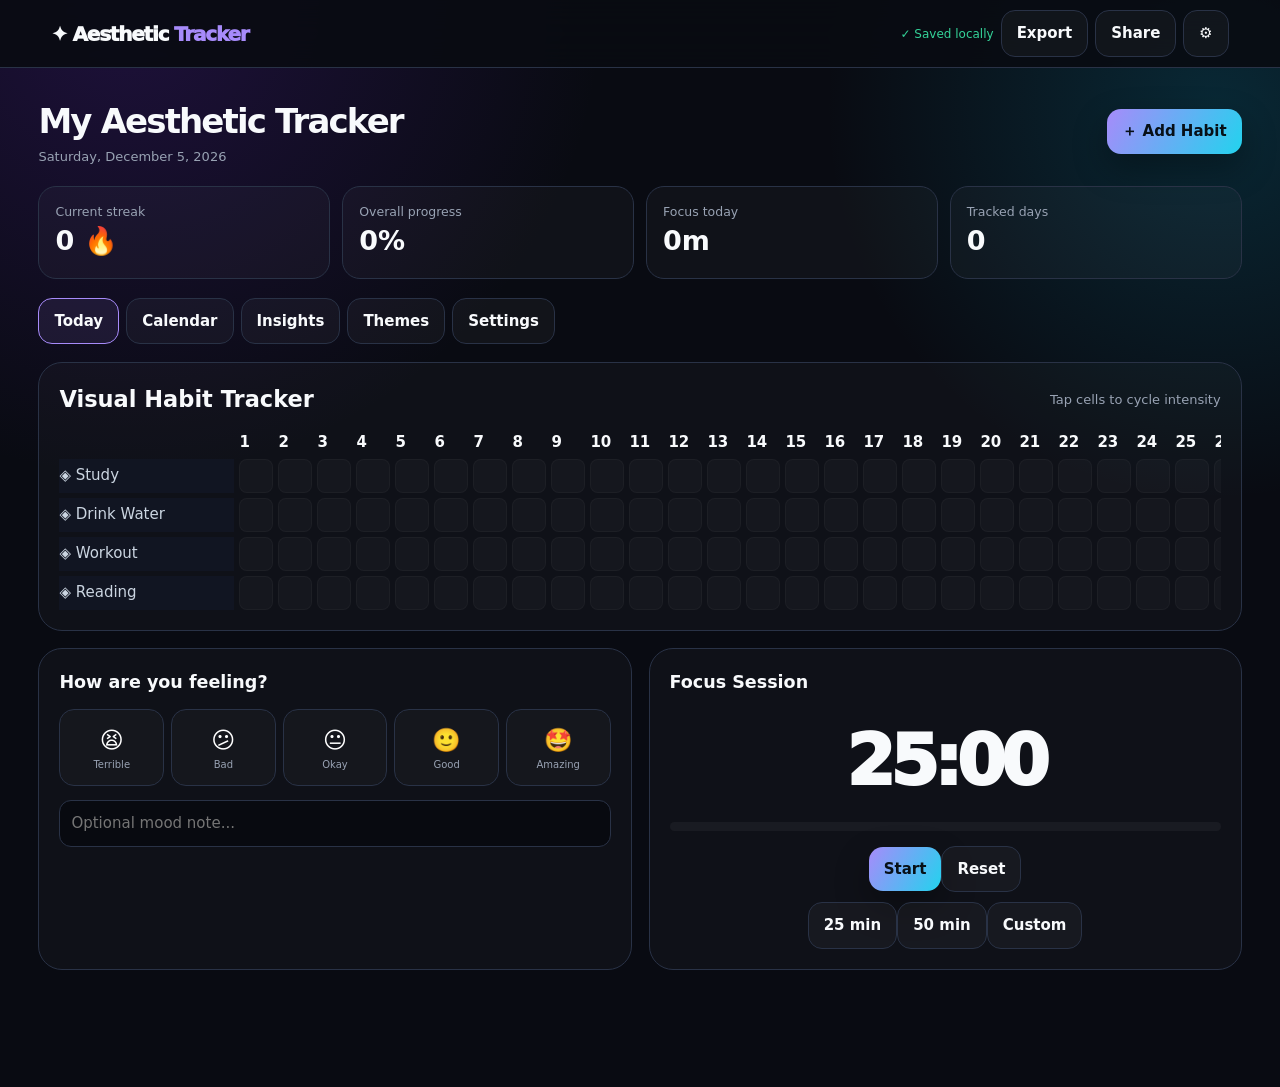
<file: aesthetic-tracker-publish-ready.html>
<!doctype html>
<html lang="en">
<head>
<meta charset="utf-8">
<meta name="viewport" content="width=device-width,initial-scale=1">
<meta name="theme-color" content="#0b0d14">
<meta name="description" content="A beautiful aesthetic habit, mood, study and productivity tracker.">
<meta property="og:title" content="Aesthetic Tracker — Track Your Habits. Make It Aesthetic.">
<meta property="og:description" content="A tiny, beautiful tracker for your habits, moods, study sessions, and everyday progress.">
<title>Aesthetic Tracker — Track Your Habits. Make It Aesthetic.</title>
<style>
:root{--bg:#090b12;--panel:#111522;--panel2:#171c2a;--text:#f8fafc;--muted:#98a2b3;--line:#293246;--a:#a78bfa;--b:#22d3ee;--ok:#34d399;--danger:#fb7185;--r:22px;--shadow:0 25px 80px #0008}
*{box-sizing:border-box}html{scroll-behavior:smooth}body{margin:0;background:radial-gradient(circle at 10% 0,#4c1d9550,transparent 30%),radial-gradient(circle at 95% 10%,#0891b238,transparent 25%),var(--bg);color:var(--text);font:15px/1.5 Inter,ui-sans-serif,system-ui,-apple-system,BlinkMacSystemFont,"Segoe UI",sans-serif;min-height:100vh}button,input,select,textarea{font:inherit}button{cursor:pointer}button:focus-visible,input:focus-visible,select:focus-visible,textarea:focus-visible{outline:2px solid var(--b);outline-offset:2px}
.container{width:min(1180px,92%);margin:auto}.top{height:72px;border-bottom:1px solid #fff1;position:sticky;top:0;z-index:30;background:#090b12dc;backdrop-filter:blur(18px)}.nav{height:100%;display:flex;align-items:center;justify-content:space-between}.brand{font-weight:950;letter-spacing:-.06em;font-size:20px}.brand i{font-style:normal;color:var(--a)}.navBtns{display:flex;gap:8px}.btn{border:1px solid var(--line);background:#ffffff09;color:var(--text);padding:11px 15px;border-radius:14px;font-weight:750;transition:.2s}.btn:hover{transform:translateY(-2px);border-color:#fff4}.primary{border:0;background:linear-gradient(120deg,var(--a),var(--b));color:#071017;box-shadow:0 14px 35px #0005}.hero{text-align:center;padding:95px 0 60px}.pill{display:inline-flex;border:1px solid #ffffff18;background:#ffffff08;border-radius:999px;padding:7px 12px;color:#c4b5fd;font-size:12px;font-weight:800}.hero h1{font-size:clamp(48px,8vw,88px);line-height:.94;letter-spacing:-.08em;max-width:1000px;margin:23px auto}.grad{background:linear-gradient(100deg,#fff,#c4b5fd,#67e8f9);background-clip:text;color:transparent}.hero p{max-width:680px;margin:0 auto 28px;color:var(--muted);font-size:18px}.actions{display:flex;justify-content:center;gap:9px;flex-wrap:wrap}.preview{margin:45px auto 0;max-width:930px;background:#ffffff08;border:1px solid #ffffff15;border-radius:28px;padding:20px;text-align:left;box-shadow:var(--shadow)}.previewTop{display:flex;justify-content:space-between;margin-bottom:14px}.saved{color:var(--ok);font-size:12px}.miniGrid{display:grid;grid-template-columns:130px repeat(7,1fr);gap:6px}.miniGrid b{font-size:10px;color:#64748b;text-align:center}.miniGrid label{display:flex;align-items:center;color:#cbd5e1;font-size:12px}.cell{height:38px;border:1px solid #ffffff09;background:#ffffff07;border-radius:9px;transition:.18s}.cell:hover{transform:scale(1.07)}.cell.on{background:var(--a)}.cell.mid{background:#a78bfa66}.cell.hot{background:var(--b)}
.section{padding:75px 0}.section h2{text-align:center;font-size:40px;letter-spacing:-.055em;margin:0 0 9px}.sub{text-align:center;color:var(--muted);max-width:690px;margin:0 auto 30px}.cards,.themes,.prices{display:grid;grid-template-columns:repeat(3,1fr);gap:16px}.card{background:#ffffff07;border:1px solid #ffffff12;border-radius:var(--r);padding:22px;box-shadow:0 10px 40px #0002}.card p{color:var(--muted)}.themePreview{height:145px;border-radius:16px;padding:19px;display:flex;flex-direction:column;justify-content:space-between;font-weight:900}.lofi{background:#111827;color:#93c5fd}.desk{background:#f4ede0;color:#624b37}.pastel{background:linear-gradient(135deg,#fbcfe8,#ddd6fe);color:#7e22ce}.academia{background:#261c18;color:#d4a574}.cyber{background:#030712;color:#22d3ee}.kawaii{background:#fff1f7;color:#db2777}.priceCard{grid-column:span 1}.price{font-size:45px;font-weight:950}.feature{color:#cbd5e1;margin:9px 0}.faq{max-width:820px;margin:auto}.faq details{border-bottom:1px solid var(--line);padding:19px 0}.faq summary{font-weight:800;cursor:pointer}.faq p{color:var(--muted)}footer{padding:35px 0;border-top:1px solid #fff1;color:#667085}
#app{display:none}.appbar{height:68px;display:flex;align-items:center;justify-content:space-between;padding:0 4%;border-bottom:1px solid var(--line);position:sticky;top:0;z-index:20;background:#090b12e8;backdrop-filter:blur(18px)}.appbarRight{display:flex;align-items:center;gap:7px}.main{width:min(1250px,94%);margin:28px auto 100px}.appTitle{display:flex;justify-content:space-between;align-items:center;gap:15px;flex-wrap:wrap}.appTitle h1{margin:0;font-size:34px;letter-spacing:-.055em}.muted{color:var(--muted);font-size:13px}.stats{display:grid;grid-template-columns:repeat(4,1fr);gap:12px;margin:19px 0}.stat{background:#ffffff07;border:1px solid var(--line);border-radius:18px;padding:16px}.stat small{color:var(--muted);display:block}.stat strong{font-size:27px}.tabs{display:flex;gap:7px;overflow:auto;margin:18px 0}.tab.active{border-color:var(--a);background:#a78bfa18}.view{display:none}.view.active{display:block}.box{background:#ffffff06;border:1px solid var(--line);border-radius:24px;padding:20px;margin-bottom:17px}.boxHead{display:flex;justify-content:space-between;align-items:center;gap:10px;flex-wrap:wrap;margin-bottom:14px}.box h2,.box h3{margin:0}.scroll{overflow:auto}.month{display:grid;grid-template-columns:175px repeat(31,34px);gap:5px;min-width:1230px}.month .name{position:sticky;left:0;z-index:2;background:var(--panel);display:flex;align-items:center;color:#cbd5e1}.day{height:34px;border-radius:8px;background:#ffffff07;border:1px solid #ffffff08;color:transparent;transition:.15s}.day:hover{transform:scale(1.08)}.d1{background:#a78bfa55}.d2{background:var(--a)}.d3{background:var(--b)}.two{display:grid;grid-template-columns:1fr 1fr;gap:17px}.moods{display:grid;grid-template-columns:repeat(5,1fr);gap:7px}.mood{border:1px solid var(--line);background:#ffffff06;color:white;border-radius:15px;padding:13px 4px;text-align:center;font-size:23px}.mood small{display:block;font-size:10px;color:var(--muted)}.mood.sel{border-color:var(--a);box-shadow:0 0 0 2px #a78bfa22}.field{margin:14px 0}.field label{display:block;color:var(--muted);font-size:12px;margin-bottom:6px}.field input,.field select,.field textarea{width:100%;background:#080a10;color:var(--text);border:1px solid var(--line);border-radius:12px;padding:11px}.timer{text-align:center}.clock{font-size:70px;font-weight:950;letter-spacing:-.07em}.bar{height:9px;border-radius:99px;background:#ffffff0b;overflow:hidden;margin:8px 0 15px}.bar span{height:100%;display:block;width:0;background:linear-gradient(90deg,var(--a),var(--b));transition:.3s}.insights{display:grid;grid-template-columns:repeat(3,1fr);gap:14px}.themeStore{display:grid;grid-template-columns:repeat(3,1fr);gap:15px}.themeBtn{border:1px solid var(--line);background:#ffffff06;color:var(--text);padding:11px;border-radius:19px;text-align:left}.themeBtn.selected{border-color:var(--a)}.themeBtn .themePreview{height:125px}.shareCard{background:linear-gradient(135deg,#161a2b,#0e1725);border:1px solid #ffffff17;border-radius:25px;padding:34px;text-align:center}.modal{position:fixed;inset:0;background:#000c;backdrop-filter:blur(12px);display:none;align-items:center;justify-content:center;padding:18px;z-index:100}.modal.show{display:flex}.modalBox{width:min(700px,100%);max-height:90vh;overflow:auto;background:var(--panel);border:1px solid var(--line);border-radius:25px;padding:24px}.close{float:right;border:0;background:none;color:white;font-size:28px}.toast{position:fixed;right:18px;bottom:18px;background:#171c29;border:1px solid var(--line);border-radius:14px;padding:12px 16px;display:none;z-index:200}.toast.show{display:block}.bottom{display:none;position:fixed;bottom:0;left:0;right:0;z-index:40;background:#090b12ee;backdrop-filter:blur(18px);padding:7px;justify-content:space-around}.bottom button{font-size:11px;padding:8px 10px}
.light{--bg:#f7f4ee;--panel:#fff;--panel2:#f3f0e9;--text:#17151a;--muted:#667085;--line:#dedbd4}.light .top,.light .appbar,.light .bottom{background:#f7f4eeeF}.light .month .name{background:#fff}.light .field input,.light .field select,.light .field textarea{background:#fff;color:#17151a}.reduced *{animation:none!important;transition:none!important}
@media(max-width:850px){.navBtns{display:none}.cards,.themes,.prices,.themeStore,.insights{grid-template-columns:1fr}.two{grid-template-columns:1fr}.stats{grid-template-columns:repeat(2,1fr)}.hero{padding-top:65px}.section{padding:55px 0}.bottom{display:flex}.main{margin-bottom:88px}.appbarRight .saved{display:none}}
@media(prefers-reduced-motion:reduce){*{scroll-behavior:auto!important;transition:none!important}}
</style>
</head>
<body>
<div id="landing">
<header class="top"><div class="container nav"><div class="brand">✦ Aesthetic <i>Tracker</i></div><div class="navBtns"><button class="btn" onclick="scrollToId('how')">How it works</button><button class="btn" onclick="scrollToId('themes')">Themes</button><button class="btn" onclick="setup()">Create My Tracker</button></div><button class="btn" onclick="toggleAppearance()" aria-label="Toggle appearance">◐</button></div></header>
<section class="hero"><div class="container"><span class="pill">✦ Less tracking. More doing.</span><h1>Track Your Habits. <span class="grad">Make It Aesthetic.</span></h1><p>A tiny, beautiful tracker for your habits, moods, study sessions, and everyday progress.</p><div class="actions"><button class="btn primary" onclick="setup()">Create My Tracker</button><button class="btn" onclick="scrollToId('themes')">Explore Themes</button></div><div class="preview"><div class="previewTop"><strong>My weekly progress ✦</strong><span class="saved">✓ Saved locally</span></div><div class="miniGrid" id="miniGrid"></div></div></div></section>
<section class="section" id="how"><div class="container"><h2>Beautifully simple.</h2><p class="sub">Open it. Tap a cell. See your progress. No account. No complicated productivity dashboard.</p><div class="cards"><div class="card"><b>01</b><h3>Choose your aesthetic</h3><p>Pick a visual style that matches your personality, from Lo-Fi Pixel to Pastel and Dark Academia.</p></div><div class="card"><b>02</b><h3>Customize your tracker</h3><p>Track habits, mood, study hours, workouts, water, sleep, reading, gaming and productivity.</p></div><div class="card"><b>03</b><h3>Tap & watch progress</h3><p>Every interaction is saved automatically in your browser.</p></div></div></div></section>
<section class="section" id="themes"><div class="container"><h2>Your vibe. Your dashboard.</h2><p class="sub">Every theme changes the colors, cards, buttons and tracker atmosphere.</p><div class="themes">
<div class="card"><div class="themePreview lofi"><span>LO-FI PIXEL</span><small>retro • calm • focused</small></div></div>
<div class="card"><div class="themePreview desk"><span>MINIMALIST DESK</span><small>clean • warm • quiet</small></div></div>
<div class="card"><div class="themePreview pastel"><span>PASTEL</span><small>soft • dreamy • cute</small></div></div>
<div class="card"><div class="themePreview academia"><span>DARK ACADEMIA</span><small>deep • elegant • study</small></div></div>
<div class="card"><div class="themePreview cyber"><span>CYBERPUNK NEON</span><small>electric • futuristic</small></div></div>
<div class="card"><div class="themePreview kawaii"><span>KAWAII</span><small>playful • pink • joyful</small></div></div>
</div></div></section>
<section class="section"><div class="container"><h2>Free at the core.</h2><p class="sub">The basic tracker works without an account. Premium features are optional.</p><div class="prices"><div class="card priceCard"><span class="pill">FREE</span><div class="price">$0</div><div class="feature">✓ Local browser storage</div><div class="feature">✓ Habit & mood tracking</div><div class="feature">✓ Study timer</div><div class="feature">✓ Basic themes</div><div class="feature">✓ Streaks & insights</div><div class="feature">✓ JSON export/import</div><button class="btn primary" style="width:100%;margin-top:12px" onclick="setup()">Start Free</button></div><div class="card priceCard"><span class="pill">PREMIUM</span><div class="price">$2</div><div class="feature">✓ Premium aesthetic pack</div><div class="feature">✓ Extra themes & customization</div><div class="feature">✓ One-time purchase</div><div class="feature">✓ No subscription</div><div class="feature">✓ Optional future cloud backup</div><button class="btn" style="width:100%;margin-top:12px" onclick="premium()">Preview Premium</button></div></div></div></section>
<section class="section"><div class="container"><h2>FAQ</h2><div class="faq"><details><summary>Do I need an account?</summary><p>No. The core tracker works without registration and stores your information locally in your browser.</p></details><details><summary>Will my data save automatically?</summary><p>Yes. Tracker interactions are immediately saved using localStorage.</p></details><details><summary>Can I track study sessions?</summary><p>Yes. Use the 25-minute, 50-minute or custom focus timer.</p></details><details><summary>Can I export my tracker?</summary><p>Yes. Export the complete tracker as JSON and import it again later.</p></details></div></div></section>
<footer><div class="container">© 2026 Aesthetic Tracker · Your habits, but make them beautiful.</div></footer>
</div>

<div id="app">
<header class="appbar"><div class="brand">✦ Aesthetic <i>Tracker</i></div><div class="appbarRight"><span class="saved">✓ Saved locally</span><button class="btn" onclick="exportData()">Export</button><button class="btn" onclick="shareProgress()">Share</button><button class="btn" onclick="showView('settings')">⚙</button></div></header>
<main class="main"><div class="appTitle"><div><h1 id="trackerName">My Tracker</h1><div class="muted" id="date"></div></div><button class="btn primary" onclick="addHabit()">＋ Add Habit</button></div>
<div class="stats"><div class="stat"><small>Current streak</small><strong id="streak">0 🔥</strong></div><div class="stat"><small>Overall progress</small><strong id="progress">0%</strong></div><div class="stat"><small>Focus today</small><strong id="focus">0m</strong></div><div class="stat"><small>Tracked days</small><strong id="days">0</strong></div></div>
<nav class="tabs" aria-label="Dashboard"><button class="btn tab active" data-view="today" onclick="showView('today')">Today</button><button class="btn tab" data-view="calendar" onclick="showView('calendar')">Calendar</button><button class="btn tab" data-view="insights" onclick="showView('insights')">Insights</button><button class="btn tab" data-view="themesApp" onclick="showView('themesApp')">Themes</button><button class="btn tab" data-view="settings" onclick="showView('settings')">Settings</button></nav>
<section id="today" class="view active"><div class="box"><div class="boxHead"><h2>Visual Habit Tracker</h2><span class="muted">Tap cells to cycle intensity</span></div><div class="scroll"><div class="month" id="habitGrid"></div></div></div><div class="two"><div class="box"><div class="boxHead"><h3>How are you feeling?</h3></div><div class="moods" id="moods"></div><div class="field"><input id="moodNote" placeholder="Optional mood note..." onchange="saveMoodNote(this.value)" aria-label="Mood note"></div></div><div class="box"><div class="boxHead"><h3>Focus Session</h3></div><div class="timer"><div class="clock" id="clock">25:00</div><div class="bar"><span id="timerBar"></span></div><button class="btn primary" onclick="toggleTimer()" id="timerBtn">Start</button><button class="btn" onclick="resetTimer()">Reset</button><div style="margin-top:10px"><button class="btn" onclick="setTimer(25)">25 min</button><button class="btn" onclick="setTimer(50)">50 min</button><button class="btn" onclick="customTimer()">Custom</button></div></div></div></div></section>
<section id="calendar" class="view"><div class="box"><div class="boxHead"><h2>Activity Calendar</h2><span class="muted">Week · Month · Year style heatmap</span></div><div id="calendarMap"></div></div></section>
<section id="insights" class="view"><div class="insights"><div class="card"><small class="muted">Longest streak</small><div class="price" id="longest">0</div><span class="muted">days</span></div><div class="card"><small class="muted">Average mood</small><div class="price" id="avgMood">—</div></div><div class="card"><small class="muted">Most consistent habit</small><div style="font-size:24px;font-weight:900;margin-top:10px" id="bestHabit">—</div></div></div><div class="box" style="margin-top:17px"><h3>Weekly progress</h3><div id="weekly"></div></div></section>
<section id="themesApp" class="view"><div class="box"><div class="boxHead"><h2>Theme Store</h2><span class="muted">Premium packs are optional, with no subscription.</span></div><div class="themeStore" id="themeStore"></div></div></section>
<section id="settings" class="view"><div class="box"><h2>Settings</h2><div class="field"><label>Tracker name</label><input id="settingsName" onchange="changeName(this.value)"></div><div class="field"><label>Appearance</label><select id="appearance" onchange="setAppearance(this.value)"><option value="dark">Dark</option><option value="light">Light</option></select></div><div class="field"><label>Animation intensity</label><select onchange="setReduced(this.value)"><option value="full">Full animations</option><option value="reduced">Reduced motion</option></select></div><div style="display:flex;gap:8px;flex-wrap:wrap;margin-top:18px"><button class="btn" onclick="exportData()">Export Data</button><label class="btn">Import Data<input type="file" hidden accept=".json,application/json" onchange="importData(this.files[0])"></label><button class="btn" onclick="shareProgress()">Share Progress</button><button class="btn" onclick="premium()">Premium Purchases</button><button class="btn" onclick="confirmReset()">Delete All Local Data</button></div></div></section>
</main><nav class="bottom"><button class="btn" onclick="showView('today')">Today</button><button class="btn" onclick="showView('calendar')">Calendar</button><button class="btn" onclick="showView('insights')">Insights</button><button class="btn" onclick="showView('themesApp')">Themes</button><button class="btn" onclick="showView('settings')">Settings</button></nav>
</div>
<div class="modal" id="modal"><div class="modalBox" id="modalBox"></div></div><div class="toast" id="toast" role="status"></div>

<script>
const KEY="aesthetic_tracker_v2";
const THEMES={lofi:{name:"Lo-Fi Pixel",type:"Free",desc:"Retro, calm and focused.",bg:"#090b12",a:"#a78bfa",b:"#22d3ee"},desk:{name:"Minimalist Desk",type:"Free",desc:"Warm, clean and quiet.",bg:"#f4ede0",a:"#8b5e3c",b:"#b45309"},pastel:{name:"Pastel",type:"Free",desc:"Soft, dreamy and colorful.",bg:"#fdf2f8",a:"#db2777",b:"#8b5cf6"},academia:{name:"Dark Academia",type:"Free",desc:"Elegant, deep and study-focused.",bg:"#261c18",a:"#d4a574",b:"#355e3b"},cyber:{name:"Cyberpunk Neon",type:"Premium",desc:"Electric and futuristic.",bg:"#030712",a:"#22d3ee",b:"#f0abfc"},kawaii:{name:"Kawaii",type:"Premium",desc:"Playful, pink and joyful.",bg:"#fff1f7",a:"#ec4899",b:"#a78bfa"}};
let S=load();
let interval=null,total=1500,left=1500;

function load(){try{return JSON.parse(localStorage.getItem(KEY))||null}catch{return null}}
if(!S)S={name:"My Aesthetic Tracker",theme:"lofi",habits:["Study","Drink Water","Workout","Reading"],levels:{},moods:{},moodNote:"",focus:0,settings:{appearance:"dark",reduced:false}};
function save(){localStorage.setItem(KEY,JSON.stringify(S))}
function esc(v){return String(v??"").replace(/[&<>"']/g,x=>({"&":"&amp;","<":"&lt;",">":"&gt;",'"':"&quot;","'":"&#039;"}[x]))}
function toast(x){let t=document.getElementById("toast");t.textContent=x;t.classList.add("show");setTimeout(()=>t.classList.remove("show"),2200)}
function scrollToId(id){document.getElementById(id)?.scrollIntoView({behavior:"smooth"})}
function toggleAppearance(){let light=document.body.classList.toggle("light");S.settings.appearance=light?"light":"dark";save()}
function setup(){openModal(`<h2>Create your tracker ✦</h2><p class="muted">Start in seconds. No account required.</p><div class="field"><label>Tracker name</label><input id="setupName" value="${esc(S.name)}" maxlength="60"></div><div class="field"><label>What do you want to track?</label><div style="display:grid;grid-template-columns:1fr 1fr;gap:7px">${["Habits","Mood","Study hours","Workout","Water","Sleep","Reading","Gaming","Productivity"].map(x=>`<label class="btn"><input class="cat" type="checkbox" value="${x}" ${S.habits.some(h=>h.toLowerCase().includes(x.toLowerCase().split(" ")[0]))||x==="Habits"?"checked":""}> ${x}</label>`).join("")}</div></div><div class="field"><label>Preferred aesthetic</label><select id="setupTheme">${Object.entries(THEMES).map(([k,v])=>`<option value="${k}" ${S.theme===k?"selected":""}>${v.name} — ${v.type}</option>`).join("")}</select></div><div class="field"><label>Tracking period</label><select id="period"><option>Monthly</option><option>Weekly</option><option>Yearly</option></select></div><button class="btn primary" style="width:100%" onclick="finishSetup()">Start Tracking →</button>`)}
function finishSetup(){let selected=[...document.querySelectorAll(".cat:checked")].map(x=>x.value),name=document.getElementById("setupName").value.trim()||"My Aesthetic Tracker";S.name=name;S.theme=document.getElementById("setupTheme").value;S.habits=selected.length?selected.map(x=>x==="Habits"?"Daily Habit":x):["Daily Habit"];save();closeModal();openApp();toast("Your tracker is ready ✦")}
function openApp(){document.getElementById("landing").style.display="none";document.getElementById("app").style.display="block";applyTheme();render()}
function applyTheme(){let t=THEMES[S.theme]||THEMES.lofi,r=document.documentElement;r.style.setProperty("--bg",t.bg);r.style.setProperty("--a",t.a);r.style.setProperty("--b",t.b);document.body.classList.toggle("light",S.settings.appearance==="light");document.body.classList.toggle("reduced",S.settings.reduced)}
function render(){document.getElementById("trackerName").textContent=S.name;document.getElementById("date").textContent=new Date().toLocaleDateString(undefined,{weekday:"long",year:"numeric",month:"long",day:"numeric"});document.getElementById("settingsName").value=S.name;document.getElementById("appearance").value=S.settings.appearance;renderGrid();renderMoods();renderCalendar();renderInsights();renderThemes();stats()}
function showView(id){document.querySelectorAll(".view").forEach(x=>x.classList.remove("active"));document.getElementById(id).classList.add("active");document.querySelectorAll(".tab").forEach(x=>x.classList.toggle("active",x.dataset.view===id));render()}
function renderGrid(){let h="<div></div>";for(let i=1;i<=31;i++)h+=`<b>${i}</b>`;S.habits.forEach((habit,row)=>{h+=`<div class="name">◈ ${esc(habit)}</div>`;for(let d=0;d<31;d++){let v=S.levels[row+"-"+d]||0;h+=`<button class="day ${v===1?"d1":v===2?"d2":v===3?"d3":""}" onclick="cycle(${row},${d})" aria-label="${esc(habit)}, day ${d+1}, level ${v}">${v?"✓":""}</button>`}});document.getElementById("habitGrid").innerHTML=h}
function cycle(row,d){let k=row+"-"+d;S.levels[k]=((S.levels[k]||0)+1)%4;save();renderGrid();stats();renderCalendar();renderInsights();if(!S.settings.reduced)document.querySelector(".main").animate([{transform:"scale(.998)"},{transform:"scale(1)"}],{duration:170})}
const MOODS=[["😫","Terrible"],["😕","Bad"],["😐","Okay"],["🙂","Good"],["🤩","Amazing"]];
function today(){return new Date().toISOString().slice(0,10)}
function renderMoods(){let v=S.moods[today()];document.getElementById("moods").innerHTML=MOODS.map((m,i)=>`<button class="mood ${v===i?"sel":""}" onclick="mood(${i})">${m[0]}<small>${m[1]}</small></button>`).join("");document.getElementById("moodNote").value=S.moodNote||""}
function mood(v){S.moods[today()]=v;save();renderMoods();renderInsights();toast("Mood saved ✦")}
function saveMoodNote(v){S.moodNote=v;save()}
function stats(){let total=S.habits.length*31,done=Object.values(S.levels).filter(v=>v>0).length,daySet=new Set(Object.keys(S.levels).filter(k=>S.levels[k]>0).map(k=>k.split("-")[1]));document.getElementById("progress").textContent=Math.round(done/Math.max(1,total)*100)+"%";document.getElementById("streak").textContent=currentStreak()+" 🔥";document.getElementById("focus").textContent=Math.floor(S.focus/60)+"m";document.getElementById("days").textContent=daySet.size}
function currentStreak(){let n=0;for(let i=0;i<31;i++){let idx=new Date().getDate()-1-i;if(idx<0)break;if(S.habits.some((_,r)=>S.levels[r+"-"+idx]))n++;else break}return n}
function longestStreak(){let best=0,c=0;for(let d=0;d<31;d++){if(S.habits.some((_,r)=>S.levels[r+"-"+d])){c++;best=Math.max(best,c)}else c=0}return best}
function renderCalendar(){let e=document.getElementById("calendarMap"),h=`<div style="display:flex;flex-wrap:wrap;gap:6px">`;for(let d=0;d<31;d++){let n=S.habits.filter((_,r)=>S.levels[r+"-"+d]).length,cl=n===0?"#ffffff08":n<S.habits.length?"#a78bfa88":"var(--b)";h+=`<div title="Day ${d+1}: ${n} active habits" style="width:33px;height:33px;border-radius:8px;background:${cl};border:1px solid #ffffff08"></div>`}e.innerHTML=h+"</div>"}
function renderInsights(){document.getElementById("longest").textContent=longestStreak();let mv=Object.values(S.moods);document.getElementById("avgMood").textContent=mv.length?(mv.reduce((a,b)=>a+b,0)/mv.length+1).toFixed(1)+"/5":"—";let counts=S.habits.map((h,r)=>Object.keys(S.levels).filter(k=>k.startsWith(r+"-")&&S.levels[k]>0).length),best=Math.max(...counts,0),idx=counts.indexOf(best);document.getElementById("bestHabit").textContent=best?S.habits[idx]+" ("+best+")":"—";let w="";for(let d=0;d<7;d++){let n=S.habits.filter((_,r)=>S.levels[r+"-"+d]).length;w+=`<div style="margin:14px 0"><div style="display:flex;justify-content:space-between"><span>Day ${d+1}</span><span>${n}/${S.habits.length}</span></div><div class="bar"><span style="width:${n/Math.max(1,S.habits.length)*100}%"></span></div></div>`}document.getElementById("weekly").innerHTML=w}
function renderThemes(){document.getElementById("themeStore").innerHTML=Object.entries(THEMES).map(([k,t])=>`<button class="themeBtn ${S.theme===k?"selected":""}" onclick="chooseTheme('${k}')"><div class="themePreview ${k}"><span>${t.name}</span><small>${t.desc}</small></div><div style="display:flex;justify-content:space-between;padding:9px 2px"><strong>${t.name}</strong><span>${t.type==="Free"?"Free":"$2"}</span></div></button>`).join("")}
function chooseTheme(k){if(THEMES[k].type==="Premium"){premium();return}S.theme=k;save();applyTheme();renderThemes();toast("Theme applied ✦")}
function addHabit(){openModal(`<h2>Add a habit</h2><div class="field"><label>Custom tracker name</label><input id="newHabit" maxlength="40" placeholder="e.g. Coding"></div><div class="field"><label>Tracking type</label><select><option>Multiple levels</option><option>Yes / No</option><option>Numeric</option></select></div><button class="btn primary" onclick="saveHabit()">Add Habit</button>`)}
function saveHabit(){let v=document.getElementById("newHabit").value.trim();if(!v)return toast("Enter a tracker name");S.habits.push(v);save();closeModal();render();toast("Habit added ✦")}
function setTimer(min){stopTimer(false);total=min*60;left=total;updateTimer()}
function customTimer(){openModal(`<h2>Custom Focus Timer</h2><div class="field"><label>Minutes</label><input id="customMin" type="number" min="1" max="240" value="30"></div><button class="btn primary" onclick="setTimer(+document.getElementById('customMin').value);closeModal()">Set Timer</button>`)}
function toggleTimer(){if(interval){stopTimer();return}document.getElementById("timerBtn").textContent="Pause";interval=setInterval(()=>{left--;S.focus++;updateTimer();if(left<=0){stopTimer();save();toast("Focus session complete ✦")}},1000)}
function stopTimer(){clearInterval(interval);interval=null;document.getElementById("timerBtn").textContent="Start";save()}
function resetTimer(){stopTimer();left=total;updateTimer()}
function updateTimer(){let m=Math.floor(left/60),s=left%60;document.getElementById("clock").textContent=String(m).padStart(2,"0")+":"+String(s).padStart(2,"0");document.getElementById("timerBar").style.width=((total-left)/total*100)+"%";stats()}
function changeName(v){S.name=v.trim()||"My Aesthetic Tracker";save();document.getElementById("trackerName").textContent=S.name}
function setAppearance(v){S.settings.appearance=v;save();applyTheme()}
function setReduced(v){S.settings.reduced=v==="reduced";save();applyTheme()}
function exportData(){let blob=new Blob([JSON.stringify(S,null,2)],{type:"application/json"}),u=URL.createObjectURL(blob),a=document.createElement("a");a.href=u;a.download="aesthetic-tracker-backup.json";a.click();URL.revokeObjectURL(u);toast("Backup exported ✦")}
function importData(file){if(!file)return;let r=new FileReader();r.onload=()=>{try{let x=JSON.parse(r.result);if(!x.habits||!x.levels)throw 0;S=x;save();applyTheme();render();toast("Backup restored ✦")}catch{toast("Invalid backup file")}};r.readAsText(file)}
function shareProgress(){let p=document.getElementById("progress").textContent,st=currentStreak();window.shareText=`${S.name} ✦ ${st} day streak 🔥 — ${p} progress. My habits, but make them beautiful.`;openModal(`<h2>Share My Progress ✦</h2><div class="shareCard"><span class="pill">${THEMES[S.theme].name}</span><h2>${esc(S.name)}</h2><p style="font-size:22px">🔥 ${st} day streak</p><h3>${p} overall progress</h3><p class="muted">Tracking everyday progress — beautifully.</p></div><div style="margin-top:15px;display:flex;gap:8px;flex-wrap:wrap"><button class="btn primary" onclick="copyShare()">Copy Share Text</button><button class="btn" onclick="downloadCard()">Export Image</button></div>`)}
function copyShare(){navigator.clipboard?.writeText(window.shareText);toast("Share text copied ✦")}
function downloadCard(){let c=document.createElement("canvas");c.width=1200;c.height=630;let x=c.getContext("2d"),g=x.createLinearGradient(0,0,1200,630);g.addColorStop(0,"#111827");g.addColorStop(1,"#312e81");x.fillStyle=g;x.fillRect(0,0,1200,630);x.textAlign="center";x.fillStyle="#fff";x.font="900 68px system-ui";x.fillText(S.name,600,245);x.font="900 40px system-ui";x.fillText(`🔥 ${currentStreak()} day streak`,600,330);x.font="32px system-ui";x.fillText(document.getElementById("progress").textContent+" overall progress",600,390);x.font="24px system-ui";x.fillStyle="#a5b4fc";x.fillText("Your habits, but make them beautiful.",600,470);c.toBlob(b=>{let a=document.createElement("a");a.href=URL.createObjectURL(b);a.download="aesthetic-progress.png";a.click()})}
function premium(){openModal(`<h2>Premium Aesthetic Packs ✦</h2><p class="muted">Approximately $2 per pack. No subscription. The basic tracker stays free.</p><div class="cards" style="grid-template-columns:1fr 1fr"><div class="card"><h3>Cyberpunk Neon</h3><p>Electric neon, futuristic cards and high-energy visuals.</p><button class="btn primary" onclick="checkout()">Unlock — $2</button></div><div class="card"><h3>Kawaii</h3><p>Soft pink, playful and joyful dashboard aesthetics.</p><button class="btn primary" onclick="checkout()">Unlock — $2</button></div></div>`)}
function checkout(){toast("Connect this button to your secure Stripe Checkout in production.")}
function confirmReset(){openModal(`<h2>Delete all local data?</h2><p class="muted">This removes the tracker stored in this browser. Export a backup first if needed.</p><button class="btn" onclick="closeModal()">Cancel</button><button class="btn primary" onclick="localStorage.removeItem(KEY);location.reload()">Delete Everything</button>`)}
function openModal(c){document.getElementById("modalBox").innerHTML=`<button class="close" onclick="closeModal()" aria-label="Close">×</button>${c}`;document.getElementById("modal").classList.add("show")}
function closeModal(){document.getElementById("modal").classList.remove("show")}
function buildMini(){let h="<div></div>";["M","T","W","T","F","S","S"].forEach(d=>h+=`<b>${d}</b>`);["Study","Water","Workout","Reading"].forEach((n,r)=>{h+=`<label>◈ ${n}</label>`;for(let i=0;i<7;i++)h+=`<button class="cell ${((r+i)%3===0?"on":(r+i)%2===0?"mid":"")}" onclick="this.classList.toggle('on')"></button>`});document.getElementById("miniGrid").innerHTML=h}
buildMini();if(S){openApp()}
window.addEventListener("keydown",e=>{if(e.key==="Escape")closeModal()});
</script>
</body>
</html>
</file>
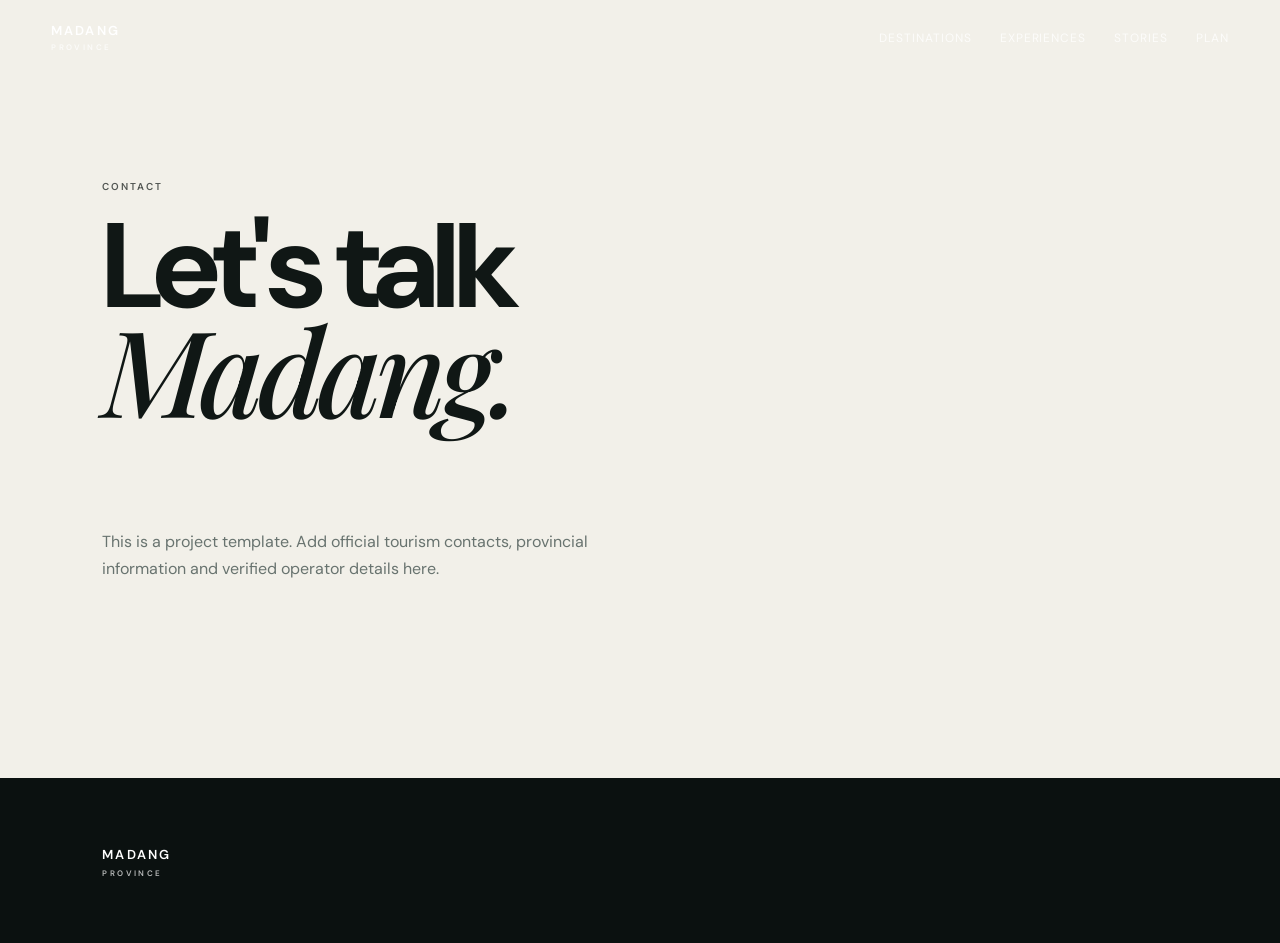
<file: contact.html>
<!DOCTYPE html>
<html lang="en">
    <head>
        <meta charset="UTF-8">
        <meta name="viewport" content="width=device-width,initial-scale=1.0">
        <title>Contact | Discover Madang</title>
        <link rel="stylesheet" href="css/global.css">
    </head>
    
    <body>
        <header class="site-header">
            <a class="brand" href="index.html">MADANG<span>PROVINCE</span></a>
            <nav class="nav">
                <a href="destinations.html">Destinations</a>
                <a href="experiences.html">Experiences</a>
                <a href="stories.html">Stories</a>
                <a href="plan.html">Plan</a>
            </nav>
        </header>
        <main>
            <section class="simple-page">
                <p class="eyebrow">CONTACT</p>
                <h1>Let's talk<br><em>Madang.</em></h1>
                <p>This is a project template. Add official tourism contacts, provincial information and verified operator details here.</p>
            </section>
        </main>
        <footer class="site-footer">
            <div>
                <a class="brand" href="index.html">MADANG<span>PROVINCE</span></a>
            </div>
        </footer>
    </body>
    </html>
</file>
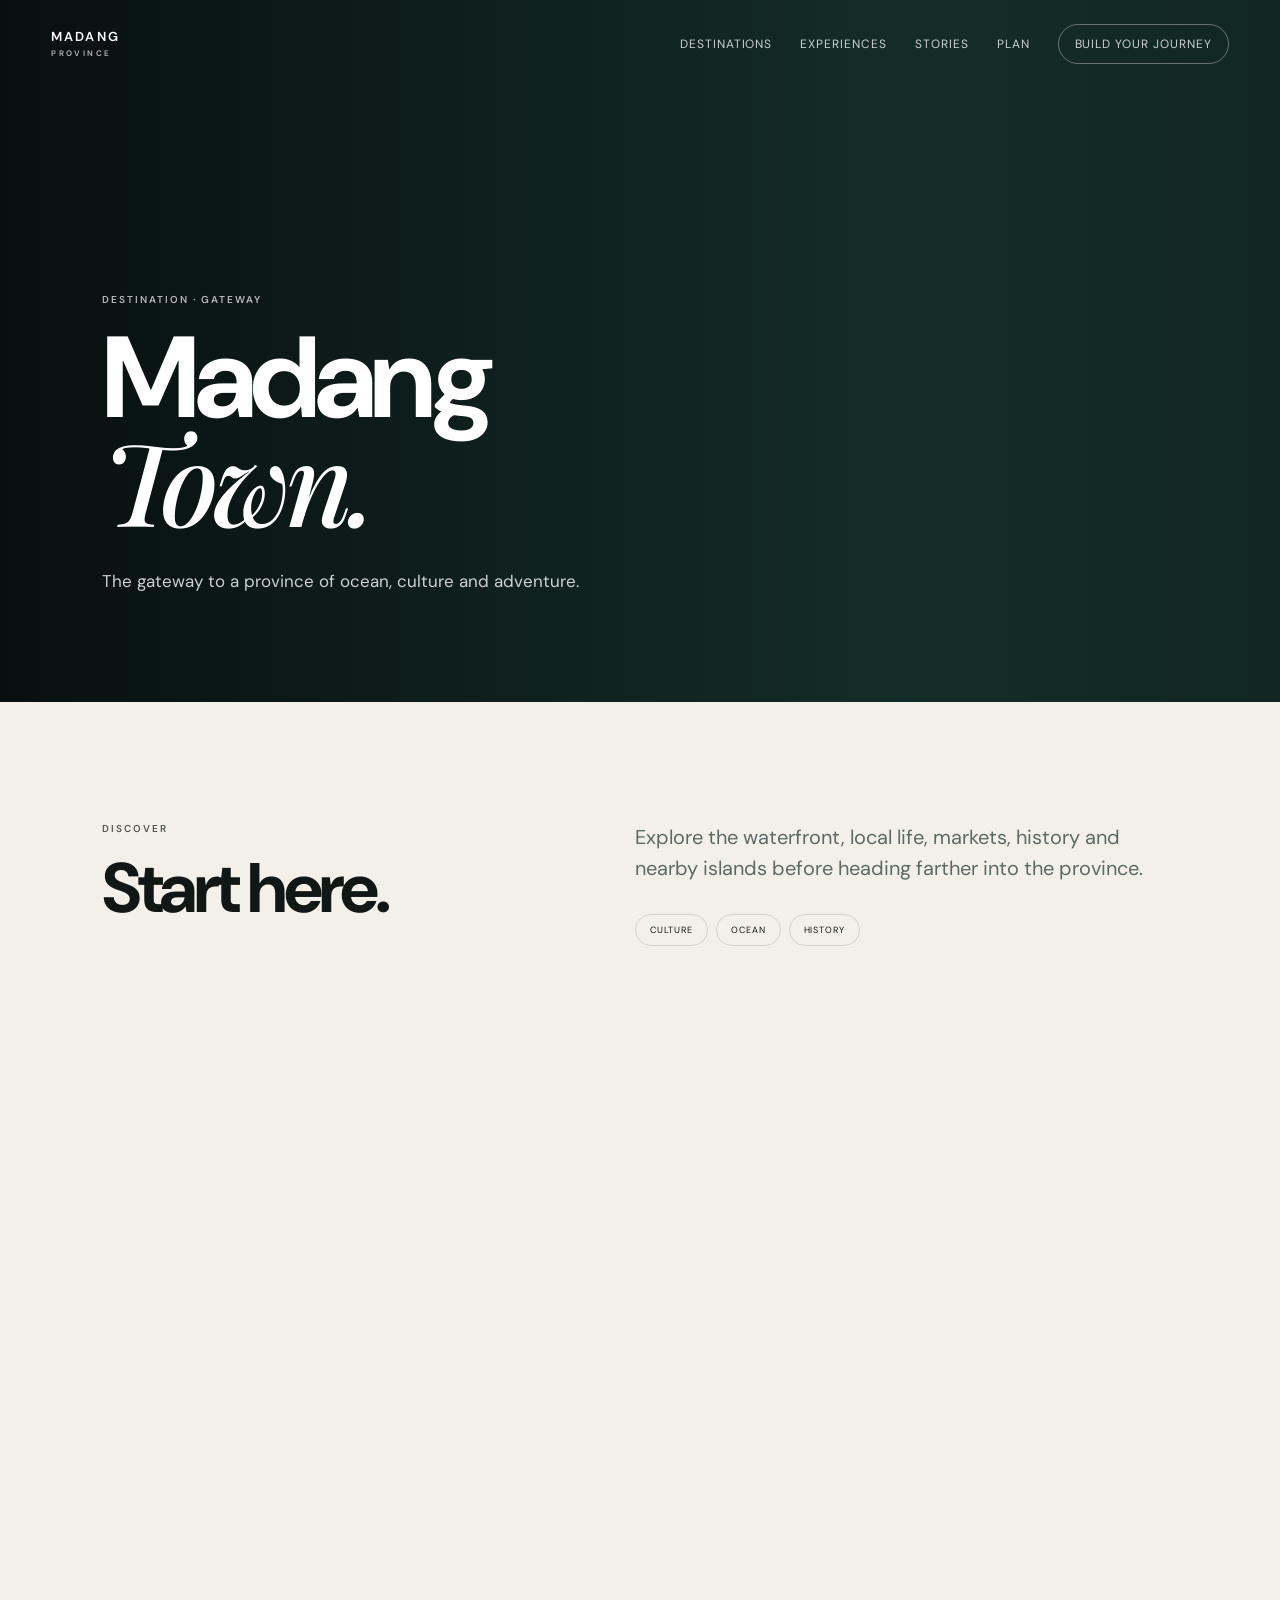
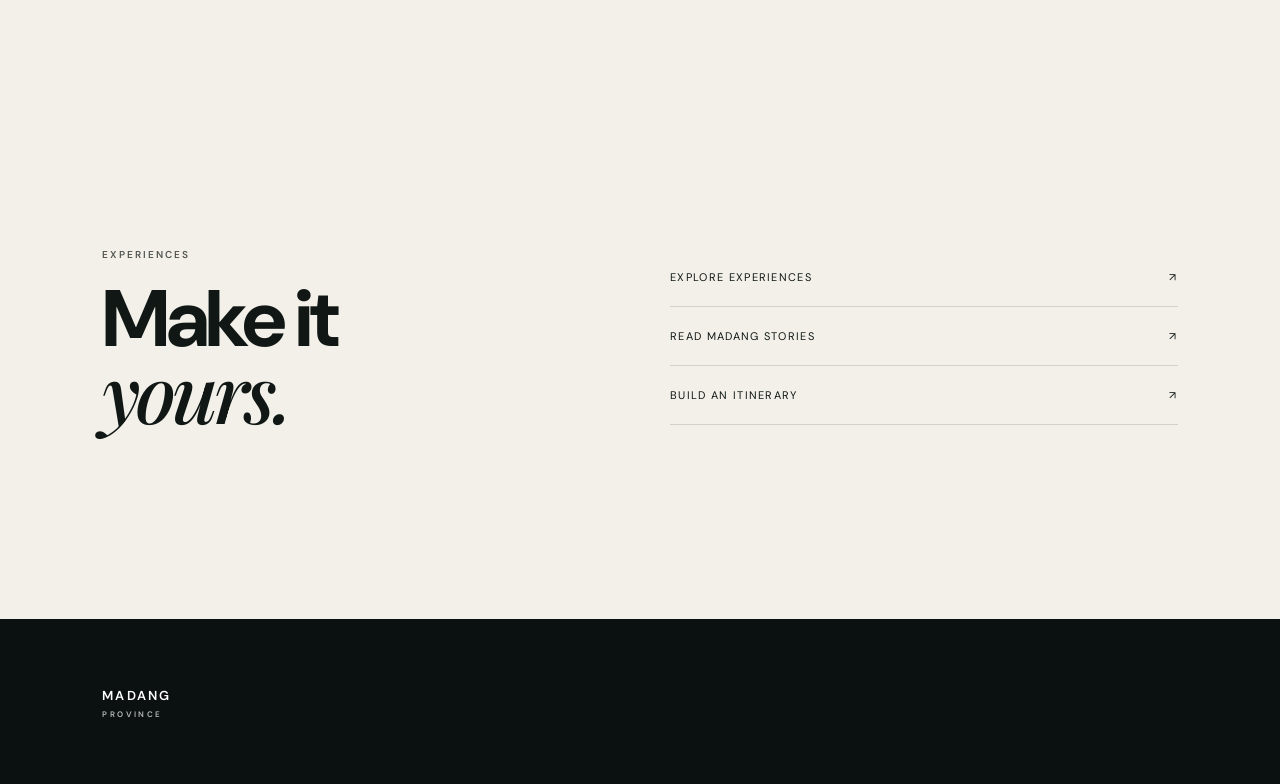
<file: destination.html>
<!DOCTYPE html>
<html lang="en">
    <head>
        <meta charset="UTF-8">
        <meta name="viewport" content="width=device-width,initial-scale=1.0">
        <title>Destination | Discover Madang</title>
        <link rel="stylesheet" href="css/global.css">
    </head>
    <body>
        <header class="site-header">
            <a class="brand" href="index.html">MADANG<span>PROVINCE</span></a>
            <button class="menu-toggle">MENU</button>
            <nav class="nav">
                <a href="destinations.html">Destinations</a>
                <a href="experiences.html">Experiences</a>
                <a href="stories.html">Stories</a>
                <a href="plan.html">Plan</a>
                <a class="nav-cta" href="journey-builder.html">Build your journey</a>
            </nav>
        </header>
        <main>
            <section class="page-hero destination-detail-hero">
                <div class="hero-overlay"></div>                <!--There is an empty space here-->
                <div class="page-hero-content">
                    <p class="eyebrow" id="detail-kicker">DESTINATION</p>
                    <h1 id="detail-title">Madang<br><em>Town.</em></h1>
                    <p id="detail-intro">The gateway to a province of ocean, culture and adventure.</p>
                </div>
            </section>
            <section class="section detail-intro">
                <div>
                    <p class="eyebrow">DISCOVER</p>
                    <h2 id="detail-heading">Start here.</h2>
                </div>
                <div>
                    <p class="lead" id="detail-copy">Explore the waterfront, local life, nearby islands, markets and stories that make Madang a natural starting point for your journey.</p>
                    <div class="tag-list" id="detail-tags">
                        <span>Culture</span>
                        <span>Ocean</span>
                        <span>History</span>
                    </div>
                </div>
            </section>
            <section class="image-band">
                <div></div>
            </section>
            <section class="section split-info">
                <div>
                    <p class="eyebrow">EXPERIENCES</p>
                    <h2>Make it<br><em>yours.</em></h2>
                </div>
                <div class="link-stack">
                    <a href="experiences.html">Explore experiences <span>↗</span></a>
                    <a href="stories.html">Read Madang stories <span>↗</span></a>
                    <a href="journey-builder.html">Build an itinerary <span>↗</span></a>
                </div>
            </section>
        </main>
        <footer class="site-footer">
            <div>
                <a class="brand" href="index.html">MADANG<span>PROVINCE</span></a>
            </div>
        </footer>
        <script src="js/main.js"></script>
        <script src="js/destination.js"></script>
    </body>
</html>
</file>
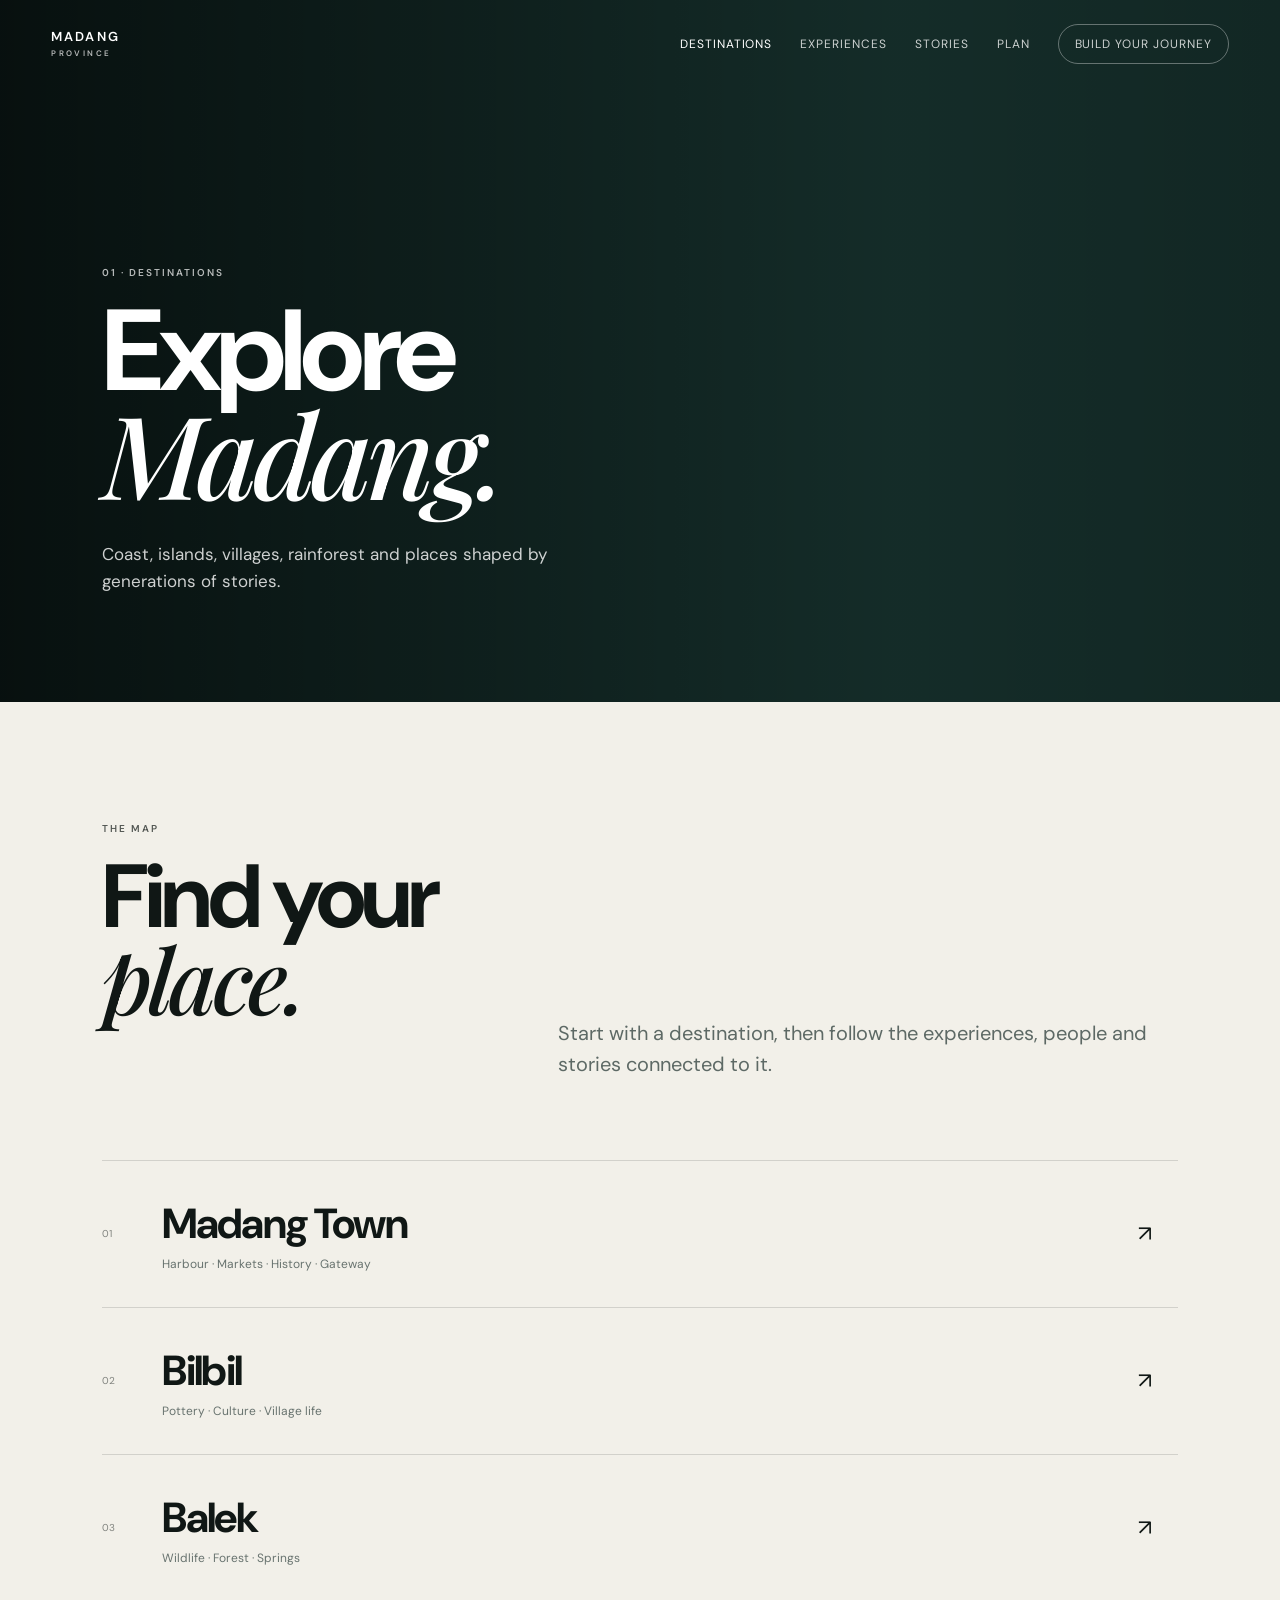
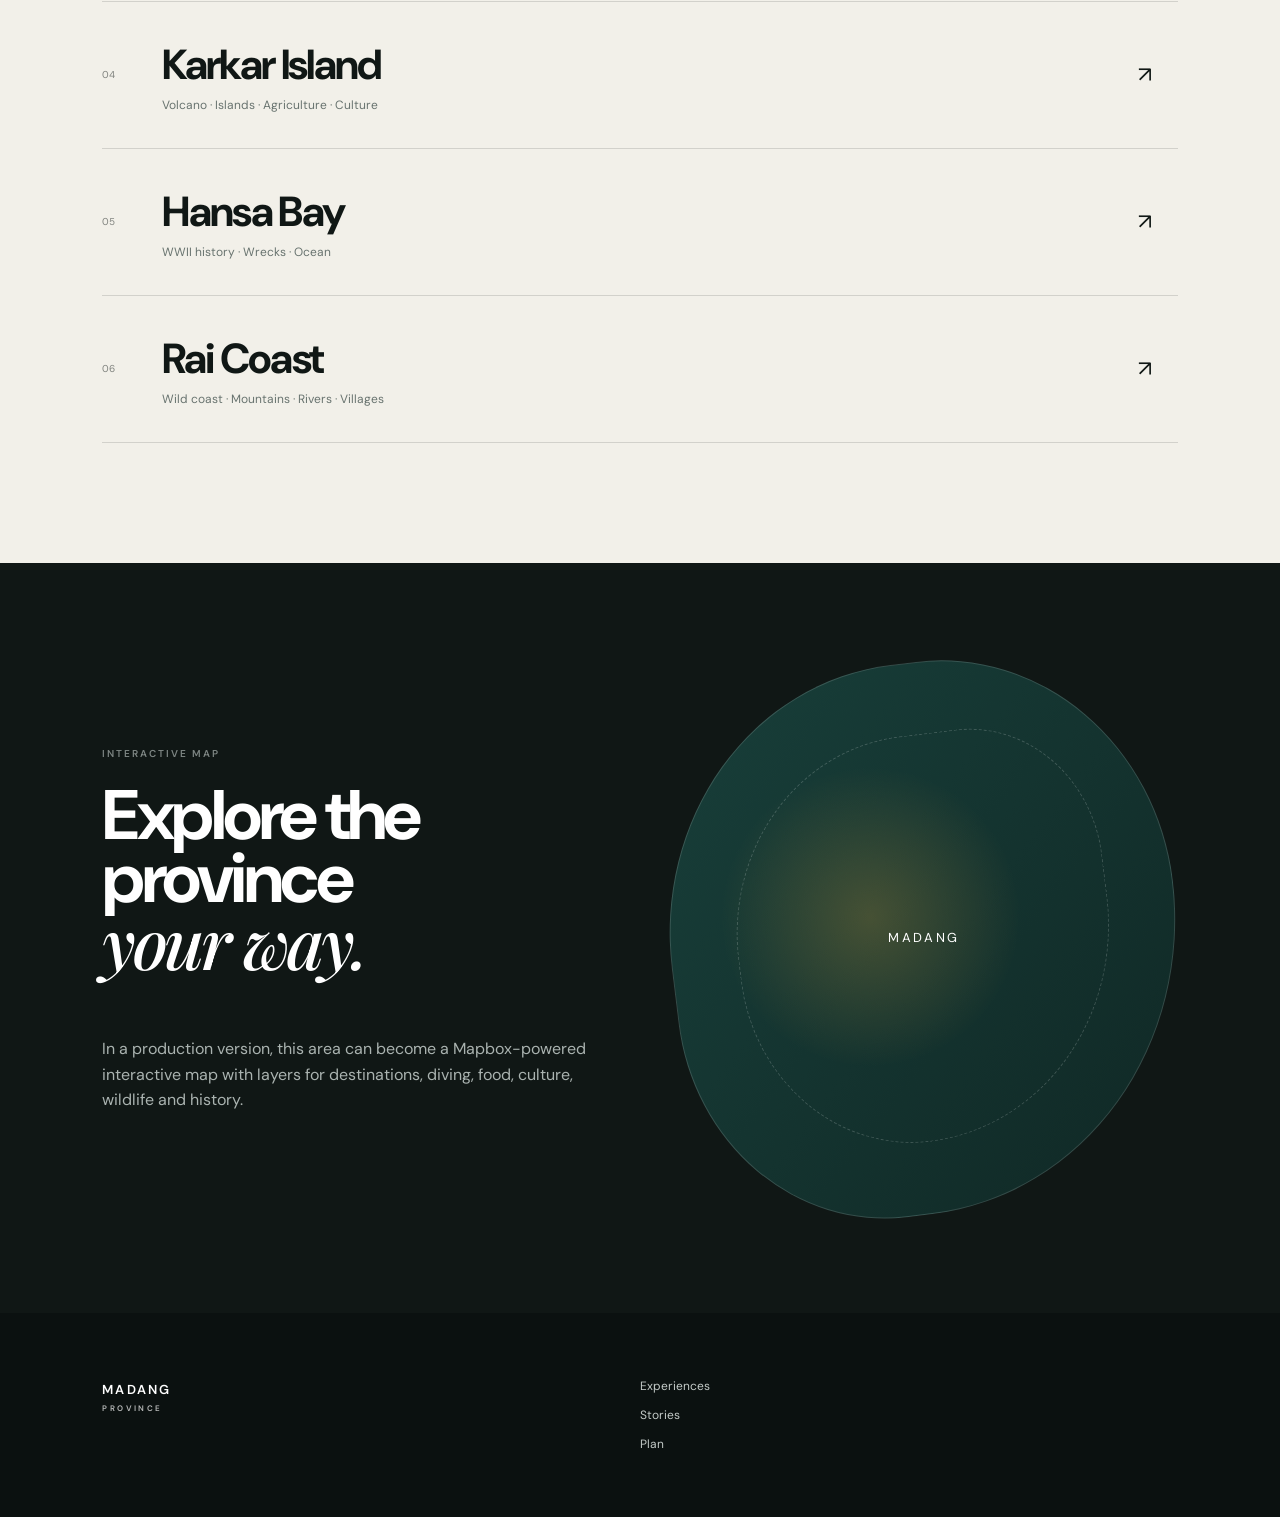
<file: destinations.html>
<!DOCTYPE html>
<html lang="en">
    <head>
        <meta charset="UTF-8">
        <meta name="viewport" content="width=device-width,initial-scale=1.0">
        <title>Destinations | Discover Madang</title>
        <link rel="stylesheet" href="css/global.css">
    </head>
    <body>
        <header class="site-header">
            <a class="brand" href="index.html">MADANG<span>PROVINCE</span></a>
            <button class="menu-toggle">MENU</button>
            <nav class="nav">
                <a class="active" href="destinations.html">Destinations</a>
                <a href="experiences.html">Experiences</a>
                <a href="stories.html">Stories</a>
                <a href="plan.html">Plan</a>
                <a class="nav-cta" href="journey-builder.html">Build your journey</a>
            </nav>
        </header>
        <main>
            <section class="page-hero destinations-hero">
                <div class="hero-overlay"></div>            <!--There is an empty space here-->
                <div class="page-hero-content">
                    <p class="eyebrow">01 · DESTINATIONS</p>
                    <h1>Explore<br><em>Madang.</em></h1>
                    <p>Coast, islands, villages, rainforest and places shaped by generations of stories.</p>
                </div>
            </section>
            <section class="section">
                <div class="section-head">
                    <div>
                        <p class="eyebrow">THE MAP</p>
                        <h2>Find your<br><em>place.</em></h2>
                    </div>
                    <p class="lead">Start with a destination, then follow the experiences, people and stories connected to it.</p>
                </div>
                <div class="destination-list">
                    <a class="destination-row" href="destination.html?place=madang-town"><span>01</span>
                        <div>
                            <h3>Madang Town</h3>
                            <p>Harbour · Markets · History · Gateway</p>
                        </div>
                        <b>↗</b>
                    </a>
                    <a class="destination-row" href="destination.html?place=bilbil"><span>02</span>
                        <div>
                            <h3>Bilbil</h3>
                            <p>Pottery · Culture · Village life</p>
                        </div>
                        <b>↗</b>
                    </a>
                    <a class="destination-row" href="destination.html?place=balek"><span>03</span>
                        <div>
                            <h3>Balek</h3>
                            <p>Wildlife · Forest · Springs</p>
                        </div>
                        <b>↗</b>
                    </a>
                    <a class="destination-row" href="destination.html?place=karkar"><span>04</span>
                        <div>
                            <h3>Karkar Island</h3>
                            <p>Volcano · Islands · Agriculture · Culture</p>
                        </div>
                        <b>↗</b>
                    </a>
                    <a class="destination-row" href="destination.html?place=hansa-bay"><span>05</span>
                        <div>
                            <h3>Hansa Bay</h3>
                            <p>WWII history · Wrecks · Ocean</p>
                        </div>
                        <b>↗</b>
                    </a>
                    <a class="destination-row" href="destination.html?place=rai-coast"><span>06</span>
                        <div>
                            <h3>Rai Coast</h3>
                            <p>Wild coast · Mountains · Rivers · Villages</p>
                        </div>
                        <b>↗</b>
                    </a>
                </div>
            </section>
            <section class="dark map-full">
                <div>
                    <p class="eyebrow">INTERACTIVE MAP</p>
                    <h2>Explore the province<br><em>your way.</em></h2>
                    <p>In a production version, this area can become a Mapbox-powered interactive map with layers for destinations, diving, food, culture, wildlife and history.</p>
                </div>
                <div class="map-art big"><span>MADANG</span>
                    <i></i>
                    <i></i>
                    <i></i>
                </div>
            </section>
        </main>
        <footer class="site-footer">
            <div>
                <a class="brand" href="index.html">MADANG<span>PROVINCE</span></a>
            </div>
            <div class="footer-links">
                <a href="experiences.html">Experiences</a>
                <a href="stories.html">Stories</a>
                <a href="plan.html">Plan</a>
            </div>
        </footer>
        <script src="js/main.js"></script>
    </body>
</html>
</file>
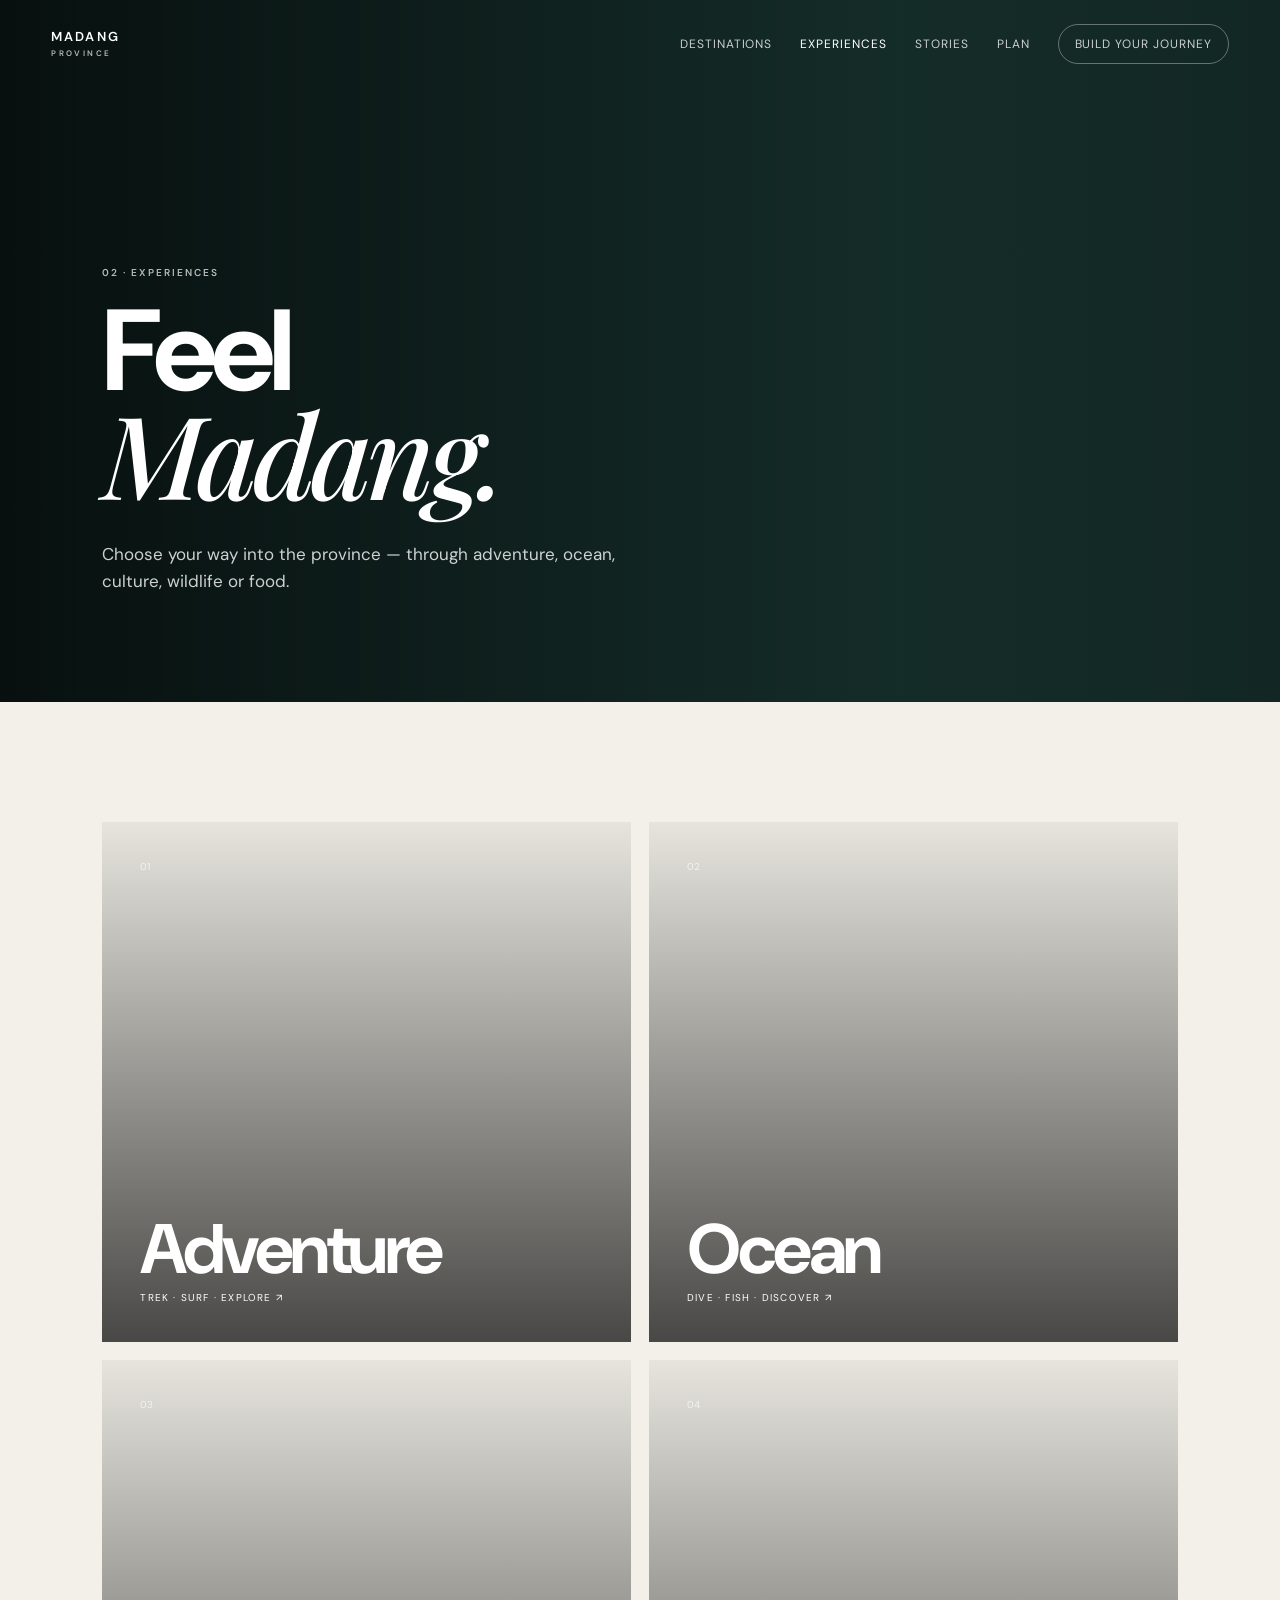
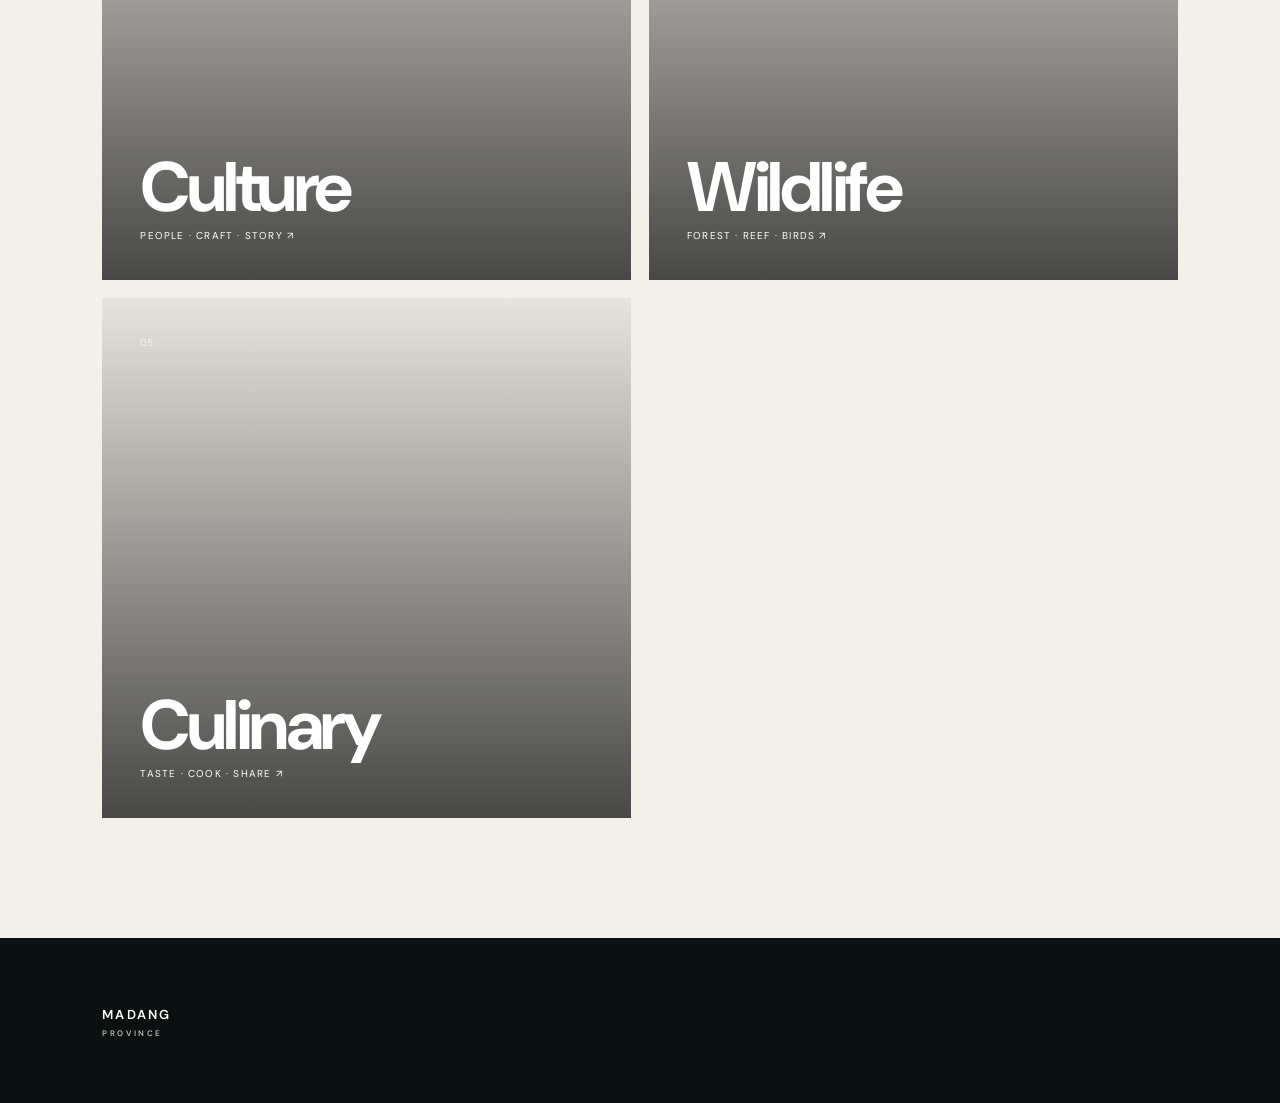
<file: experiences.html>
<!DOCTYPE html>
<html lang="en">
    <head>
        <meta charset="UTF-8">
        <meta name="viewport" content="width=device-width,initial-scale=1.0">
        <title>Experiences | Discover Madang</title>
        <link rel="stylesheet" href="css/global.css">
    </head>
    
    <body>
        <header class="site-header">
            <a class="brand" href="index.html">MADANG<span>PROVINCE</span></a>
            <button class="menu-toggle">MENU</button>
            <nav class="nav">
                <a href="destinations.html">Destinations</a>
                <a class="active" href="experiences.html">Experiences</a>
                <a href="stories.html">Stories</a>
                <a href="plan.html">Plan</a>
                <a class="nav-cta" href="journey-builder.html">Build your journey</a>
            </nav>
        </header>
        <main>
            <section class="page-hero experiences-hero">
                <div class="hero-overlay"></div>        <!--There is an empty space here-->
                <div class="page-hero-content">
                    <p class="eyebrow">02 · EXPERIENCES</p>
                    <h1>Feel<br><em>Madang.</em></h1>
                    <p>Choose your way into the province — through adventure, ocean, culture, wildlife or food.</p>
                </div>
            </section>
            <section class="section experience-grid">
                <a href="experiences/adventure.html" class="experience-tile adventure">
                    <p>01</p>
                    <h2>Adventure</h2>
                    <span>Trek · Surf · Explore ↗</span>
                </a>
                <a href="experiences/ocean.html" class="experience-tile ocean-tile">
                    <p>02</p>
                    <h2>Ocean</h2>
                    <span>Dive · Fish · Discover ↗</span>
                </a>
                <a href="experiences/culture.html" class="experience-tile culture-tile">
                    <p>03</p>
                    <h2>Culture</h2>
                    <span>People · Craft · Story ↗</span>
                </a>
                <a href="experiences/wildlife.html" class="experience-tile wildlife">
                    <p>04</p>
                    <h2>Wildlife</h2>
                    <span>Forest · Reef · Birds ↗</span>
                </a>
                <a href="experiences/culinary.html" class="experience-tile culinary-tile">
                    <p>05</p>
                    <h2>Culinary</h2>
                    <span>Taste · Cook · Share ↗</span>
                </a>
            </section>
        </main>
        <footer class="site-footer">
            <div>
                <a class="brand" href="index.html">MADANG<span>PROVINCE</span></a>
            </div>
        </footer>
        <script src="js/main.js"></script>
    </body>
</html>
</file>
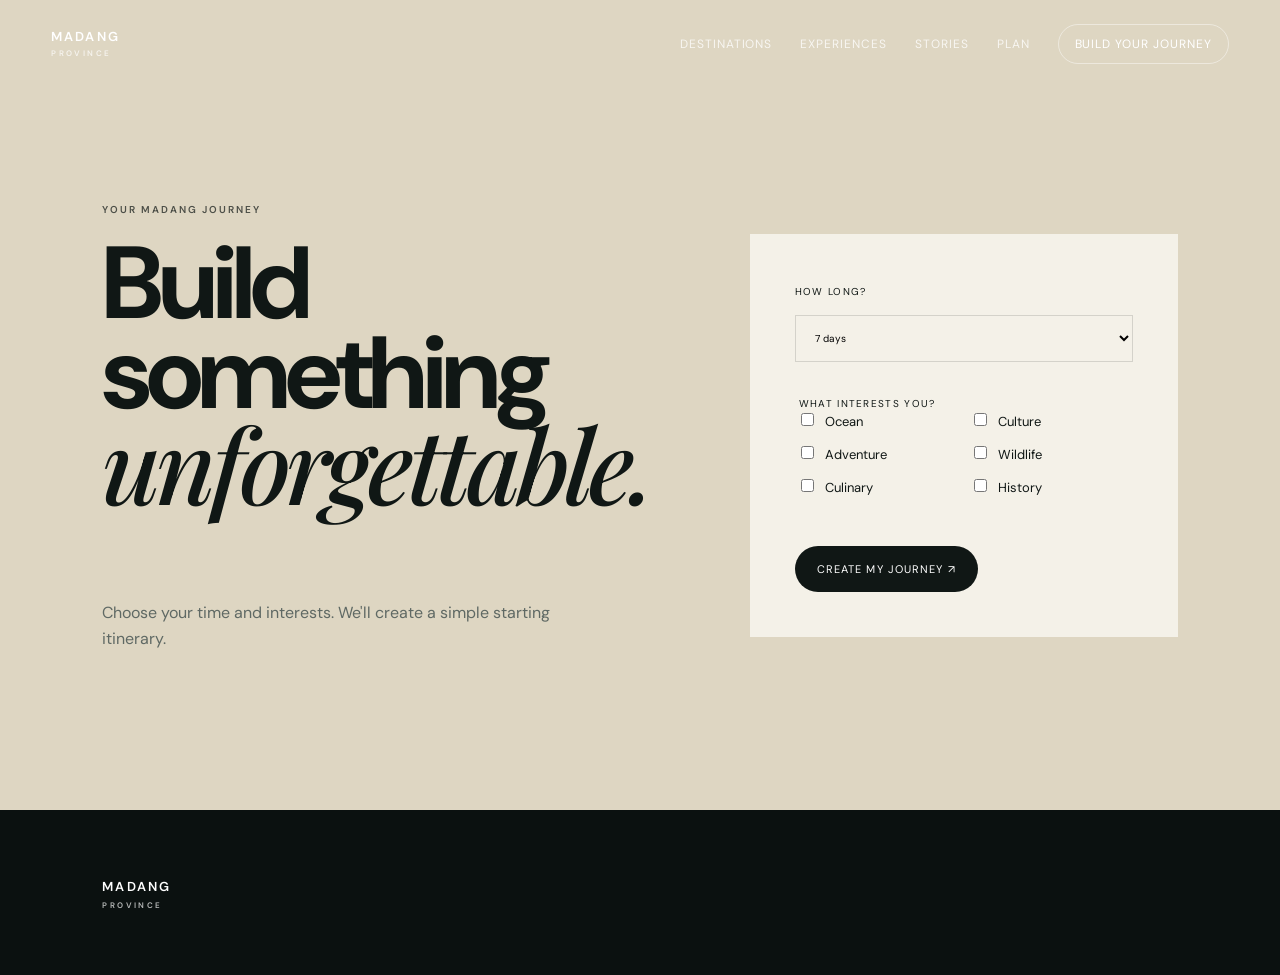
<file: journey-builder.html>
<!DOCTYPE html>
<html lang="en">
    <head>
        <meta charset="UTF-8">
        <meta name="viewport" content="width=device-width,initial-scale=1.0">
        <title>Build Your Journey | Discover Madang</title>
        <link rel="stylesheet" href="css/global.css">
    </head>
    
    <body>
        <header class="site-header">
            <a class="brand" href="index.html">MADANG<span>PROVINCE</span></a>
            <button class="menu-toggle">MENU</button>
            <nav class="nav">
                <a href="destinations.html">Destinations</a>
                <a href="experiences.html">Experiences</a>
                <a href="stories.html">Stories</a>
                <a href="plan.html">Plan</a>
                <a class="nav-cta active" href="journey-builder.html">Build your journey</a>
            </nav>
        </header>
        <main>
            <section class="builder">
                <div class="builder-intro">
                    <p class="eyebrow">YOUR MADANG JOURNEY</p>
                    <h1>Build something<br><em>unforgettable.</em></h1>
                    <p>Choose your time and interests. We'll create a simple starting itinerary.</p>
                </div>
                <form id="journey-form" class="journey-form">
                    <label>How long?
                        <select id="days">
                            <option value="3">3 days</option>
                            <option value="5">5 days</option>
                            <option value="7" selected>7 days</option>
                            <option value="14">14 days</option>
                        </select>
                    </label>
                    <fieldset>
                        <legend>What interests you?</legend>
                        <label><input type="checkbox" value="Ocean"> Ocean</label>
                        <label><input type="checkbox" value="Culture"> Culture</label>
                        <label><input type="checkbox" value="Adventure"> Adventure</label>
                        <label><input type="checkbox" value="Wildlife"> Wildlife</label>
                        <label><input type="checkbox" value="Culinary"> Culinary</label>
                        <label><input type="checkbox" value="History"> History</label>
                    </fieldset>
                    <button class="button" type="submit">Create my journey ↗</button>
                </form>
            </section>
            <section id="itinerary" class="itinerary hidden">
                <p class="eyebrow">YOUR STARTING POINT</p>
                <h2 id="itinerary-title">Your Madang journey</h2>
                <div id="days-output"></div>                    <!--There is an empty space here-->
                <a class="text-link" href="plan.html">Continue planning ↗</a>
            </section>
        </main>
        <footer class="site-footer">
            <div>
                <a class="brand" href="index.html">MADANG<span>PROVINCE</span></a>
            </div>
        </footer>
        <script src="js/main.js"></script>
        <script src="js/journey.js"></script>
    </body>
</html>
</file>
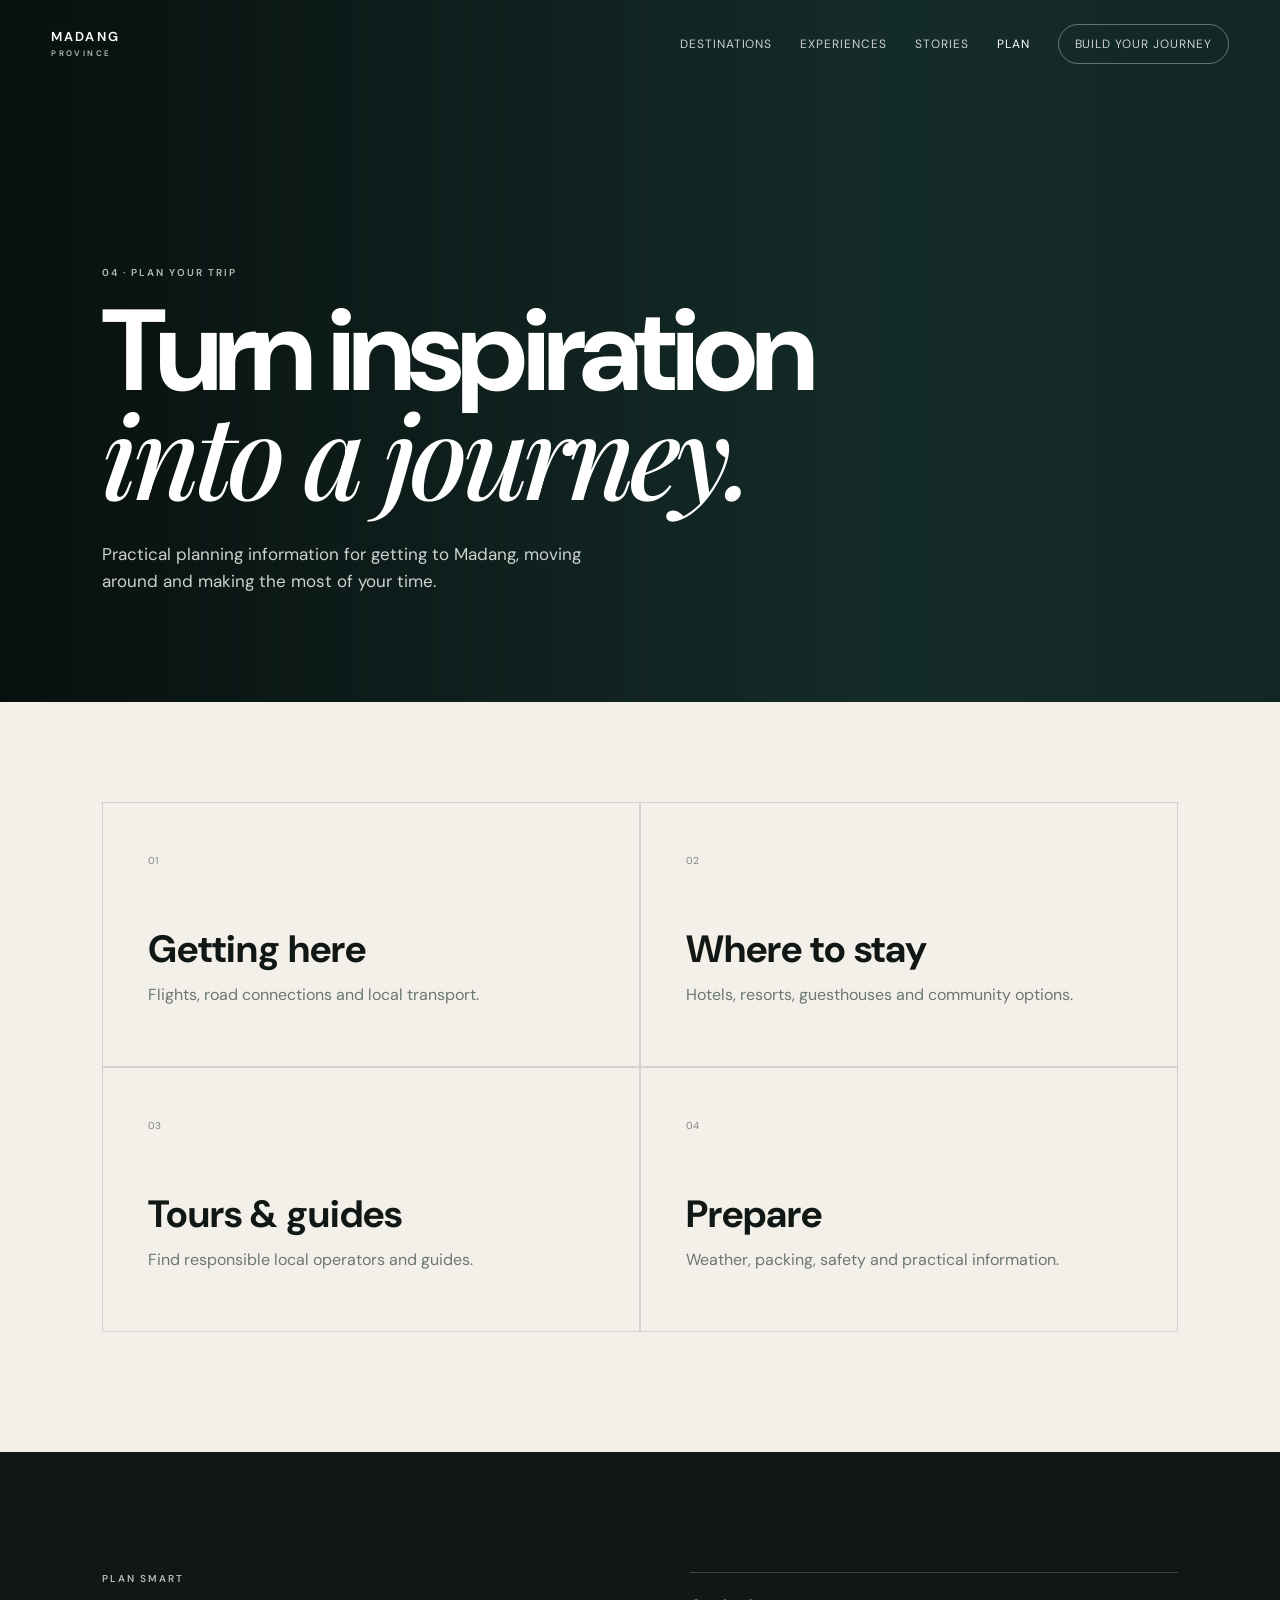
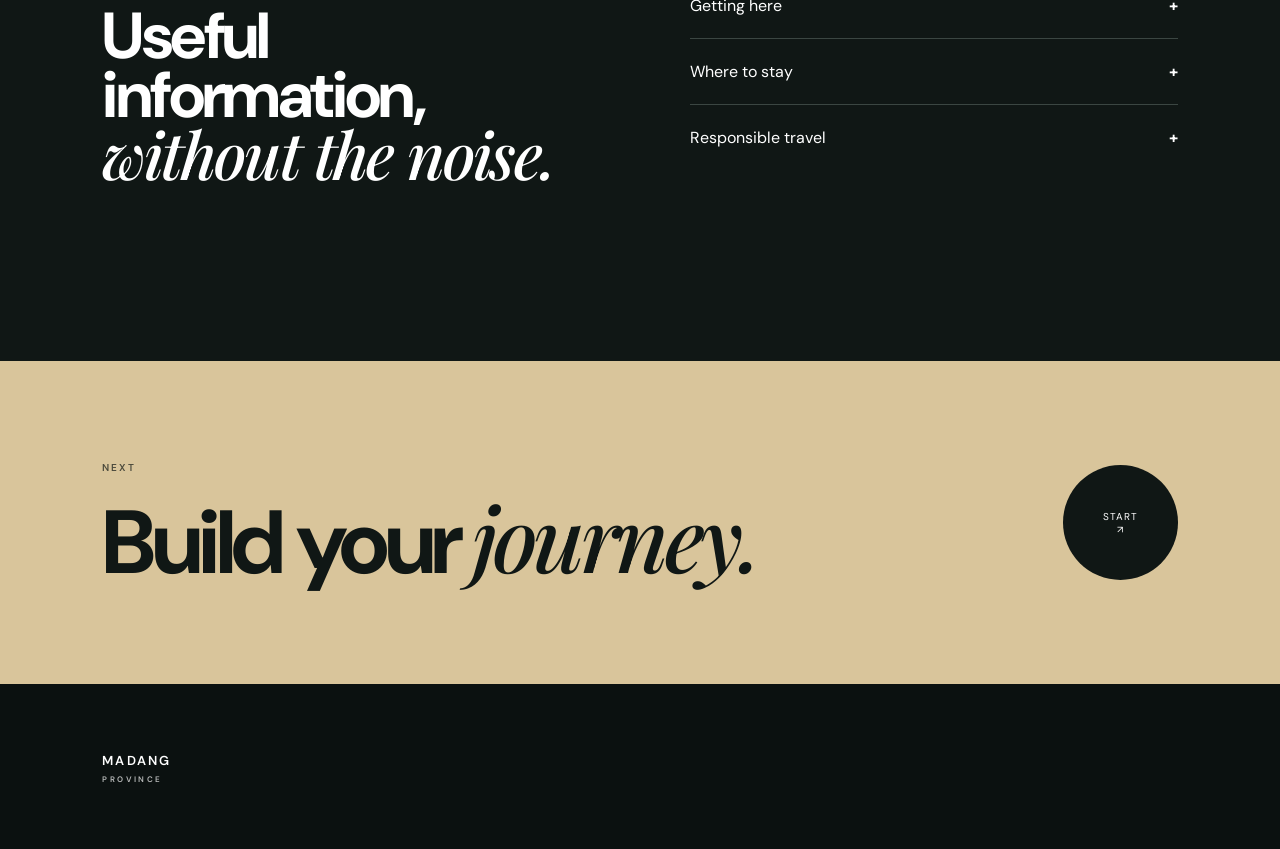
<file: plan.html>
<!DOCTYPE html>
<html lang="en">
    <head>
        <meta charset="UTF-8">
        <meta name="viewport" content="width=device-width,initial-scale=1.0">
        <title>Plan Your Trip | Discover Madang</title>
        <link rel="stylesheet" href="css/global.css">
    </head>
    <body>
        <header class="site-header">
            <a class="brand" href="index.html">MADANG<span>PROVINCE</span></a>
            <button class="menu-toggle">MENU</button>
            <nav class="nav">
                <a href="destinations.html">Destinations</a>
                <a href="experiences.html">Experiences</a>
                <a href="stories.html">Stories</a>
                <a class="active" href="plan.html">Plan</a>
                <a class="nav-cta" href="journey-builder.html">Build your journey</a>
            </nav>
        </header>
        <main>
            <section class="page-hero plan-hero">
                <div class="hero-overlay"></div>    <!--There is an empty space here-->
                <div class="page-hero-content">
                    <p class="eyebrow">04 · PLAN YOUR TRIP</p>
                    <h1>Turn inspiration<br><em>into a journey.</em></h1>
                    <p>Practical planning information for getting to Madang, moving around and making the most of your time.</p>
                </div>
            </section>
            <section class="section plan-grid">
                <a href="#getting-there">
                    <span>01</span>
                    <h3>Getting here</h3>
                    <p>Flights, road connections and local transport.</p>
                </a>
                <a href="#stay">
                    <span>02</span>
                    <h3>Where to stay</h3>
                    <p>Hotels, resorts, guesthouses and community options.</p>
                </a>
                <a href="#guides">
                    <span>03</span>
                    <h3>Tours & guides</h3>
                    <p>Find responsible local operators and guides.</p>
                </a>
                <a href="#prepare">
                    <span>04</span>
                    <h3>Prepare</h3>
                    <p>Weather, packing, safety and practical information.</p>
                </a>
            </section>
            <section class="dark practical">
                <div>
                    <p class="eyebrow">PLAN SMART</p>
                    <h2>Useful information,<br><em>without the noise.</em></h2>
                </div>
                <div class="accordion">
                    <button>Getting here <b>+</b></button>
                    <div>Connect this section to verified airline, road and transport information.</div>
                    <button>Where to stay <b>+</b></button>
                    <div>Add verified accommodation listings and booking information.</div>
                    <button>Responsible travel <b>+</b></button>
                    <div>Encourage respect for communities, wildlife, cultural property and the environment.</div>
                </div>
            </section>
            <section class="journey-banner small">
                <div>
                    <p class="eyebrow">NEXT</p>
                    <h2>Build your <em>journey.</em></h2>
                </div>
                <a class="circle-button" href="journey-builder.html">START<br>↗</a>
            </section>
        </main>
        <footer class="site-footer">
            <div>
                <a class="brand" href="index.html">MADANG<span>PROVINCE</span></a>
            </div>
        </footer>
        <script src="js/main.js"></script>
    </body>
</html>
</file>
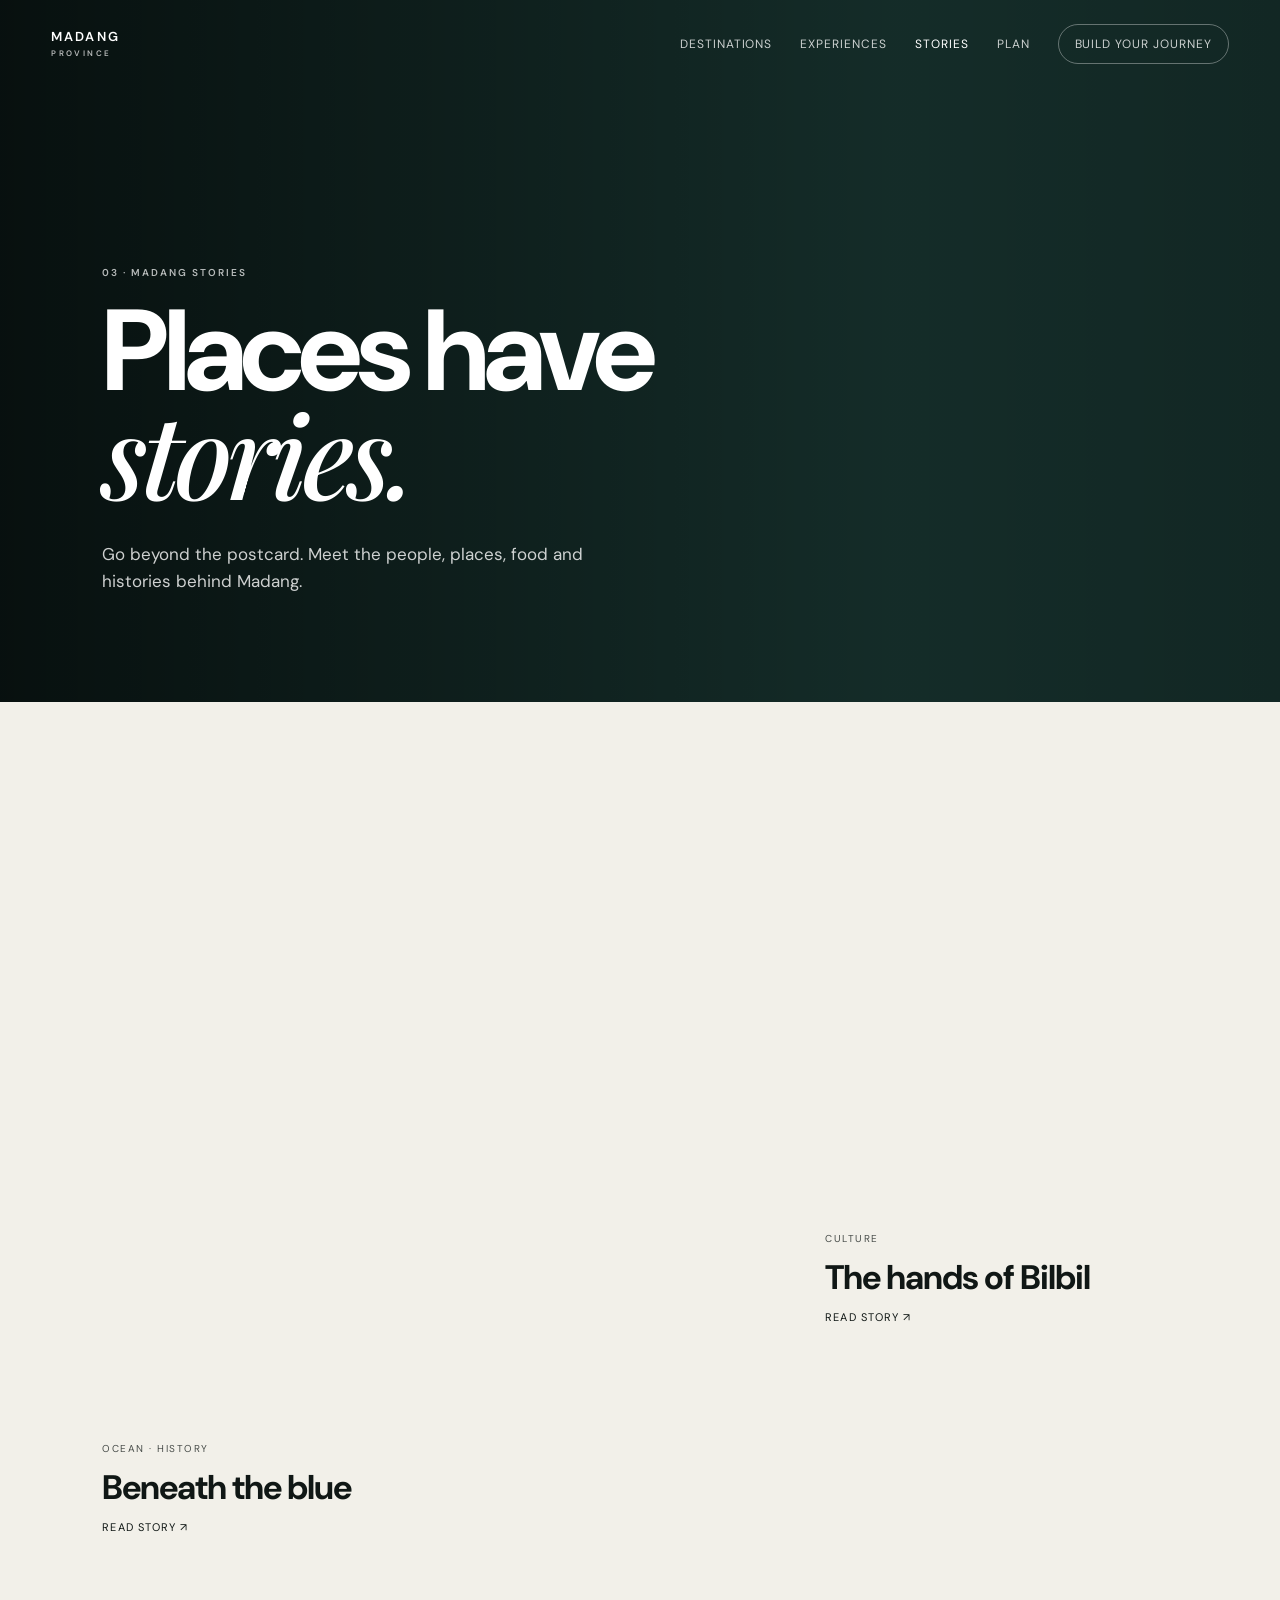
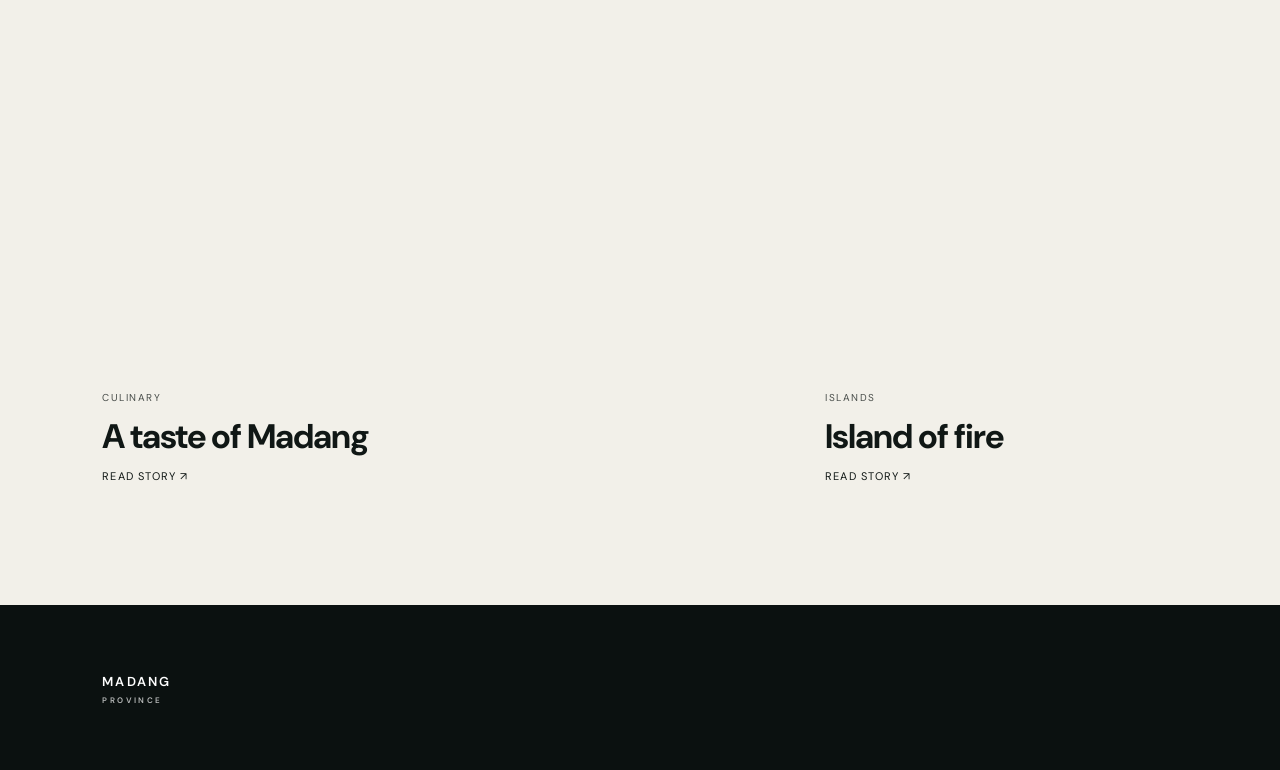
<file: stories.html>
<!DOCTYPE html>
<html lang="en">
    <head>
        <meta charset="UTF-8">
        <meta name="viewport" content="width=device-width,initial-scale=1.0">
        <title>Stories | Discover Madang</title>
        <link rel="stylesheet" href="css/global.css">
    </head>
    <body>
        <header class="site-header">
            <a class="brand" href="index.html">MADANG<span>PROVINCE</span></a>
            <button class="menu-toggle">MENU</button>
            <nav class="nav">
                <a href="destinations.html">Destinations</a>
                <a href="experiences.html">Experiences</a>
                <a class="active" href="stories.html">Stories</a>
                <a href="plan.html">Plan</a>
                <a class="nav-cta" href="journey-builder.html">Build your journey</a>
            </nav>
        </header>
        <main>
            <section class="page-hero stories-hero">
                <div class="hero-overlay"></div>
                <div class="page-hero-content">
                    <p class="eyebrow">03 · MADANG STORIES</p>
                    <h1>Places have<br><em>stories.</em></h1>
                    <p>Go beyond the postcard. Meet the people, places, food and histories behind Madang.</p>
                </div>
            </section>
            <section class="section story-archive">
                <a class="story-card large" href="stories/story.html">
                    <div class="story-image story-reef"></div>
                    <div>
                        <p>OCEAN · HISTORY</p>
                        <h3>Beneath the blue</h3>
                        <span>Read story ↗</span>
                    </div>
                </a>
                <a class="story-card" href="stories/story.html">
                    <div class="story-image story-pottery"></div>   <!--There is an empty space here-->
                    <div>
                        <p>CULTURE</p>
                        <h3>The hands of Bilbil</h3>
                        <span>Read story ↗</span>
                    </div>
                </a>
                <a class="story-card" href="stories/story.html">
                    <div class="story-image story-market"></div>
                    <div>
                        <p>CULINARY</p>
                        <h3>A taste of Madang</h3>
                        <span>Read story ↗</span>
                    </div>
                </a>
                <a class="story-card" href="stories/story.html">
                    <div class="story-image story-volcano"></div>   <!--There is an empty space here-->
                    <div>
                        <p>ISLANDS</p>
                        <h3>Island of fire</h3>
                        <span>Read story ↗</span>
                    </div>
                </a>
            </section>
        </main>
        <footer class="site-footer">
            <div>
                <a class="brand" href="index.html">MADANG<span>PROVINCE</span></a>
            </div>
        </footer>
        <script src="js/main.js"></script>
    </body>
</html>
</file>
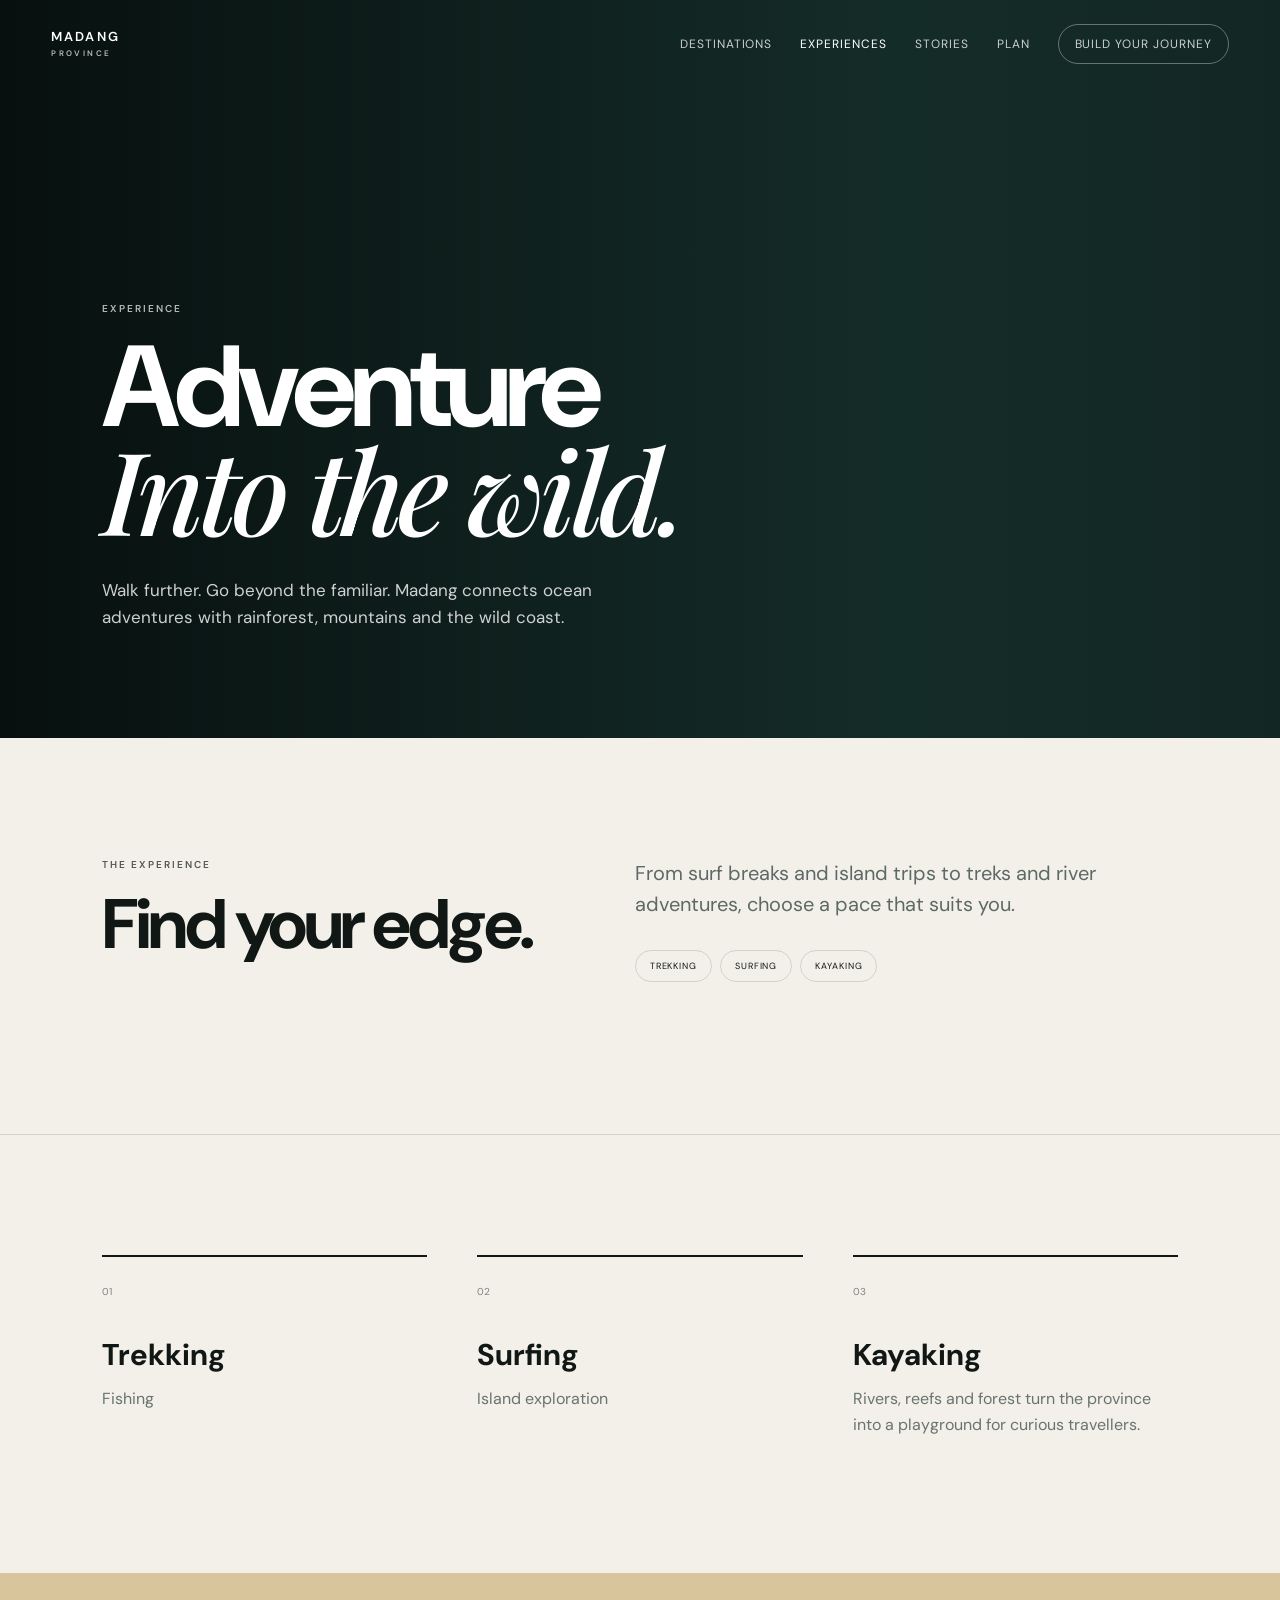
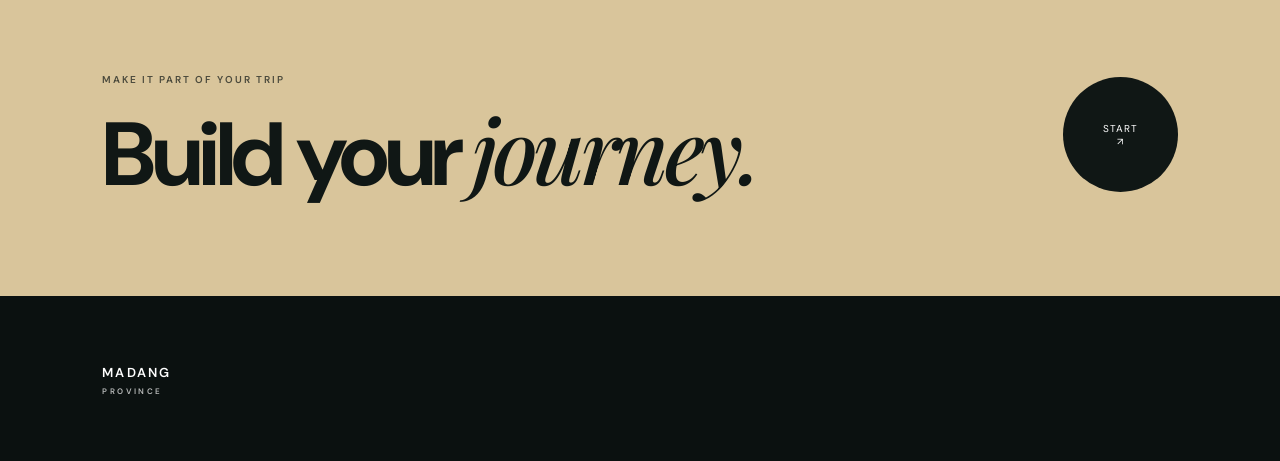
<file: experiences/adventure.html>
<!DOCTYPE html>
<html lang="en"><head><meta charset="UTF-8"><meta name="viewport" content="width=device-width,initial-scale=1.0"><title>Adventure | Discover Madang</title><link rel="stylesheet" href="../css/global.css"></head>
<body><header class="site-header"><a class="brand" href="../index.html">MADANG<span>PROVINCE</span></a><button class="menu-toggle">MENU</button><nav class="nav"><a href="../destinations.html">Destinations</a><a class="active" href="../experiences.html">Experiences</a><a href="../stories.html">Stories</a><a href="../plan.html">Plan</a><a class="nav-cta" href="../journey-builder.html">Build your journey</a></nav></header>
<main><section class="page-hero experience-detail adventure"><div class="hero-overlay"></div><div class="page-hero-content"><p class="eyebrow">EXPERIENCE</p><h1>Adventure<br><em>Into the wild.</em></h1><p>Walk further. Go beyond the familiar. Madang connects ocean adventures with rainforest, mountains and the wild coast.</p></div></section>
<section class="section detail-intro"><div><p class="eyebrow">THE EXPERIENCE</p><h2>Find your edge.</h2></div><div><p class="lead">From surf breaks and island trips to treks and river adventures, choose a pace that suits you.</p><div class="tag-list"><span>Trekking</span><span>Surfing</span><span>Kayaking</span></div></div></section>
<section class="section numbered-content"><article><span>01</span><h3>Trekking</h3><p>Fishing</p></article><article><span>02</span><h3>Surfing</h3><p>Island exploration</p></article><article><span>03</span><h3>Kayaking</h3><p>Rivers, reefs and forest turn the province into a playground for curious travellers.</p></article></section>
<section class="journey-banner small"><div><p class="eyebrow">MAKE IT PART OF YOUR TRIP</p><h2>Build your <em>journey.</em></h2></div><a class="circle-button" href="../journey-builder.html">START<br>↗</a></section></main><footer class="site-footer"><div><a class="brand" href="../index.html">MADANG<span>PROVINCE</span></a></div></footer><script src="../js/main.js"></script></body></html>
</file>
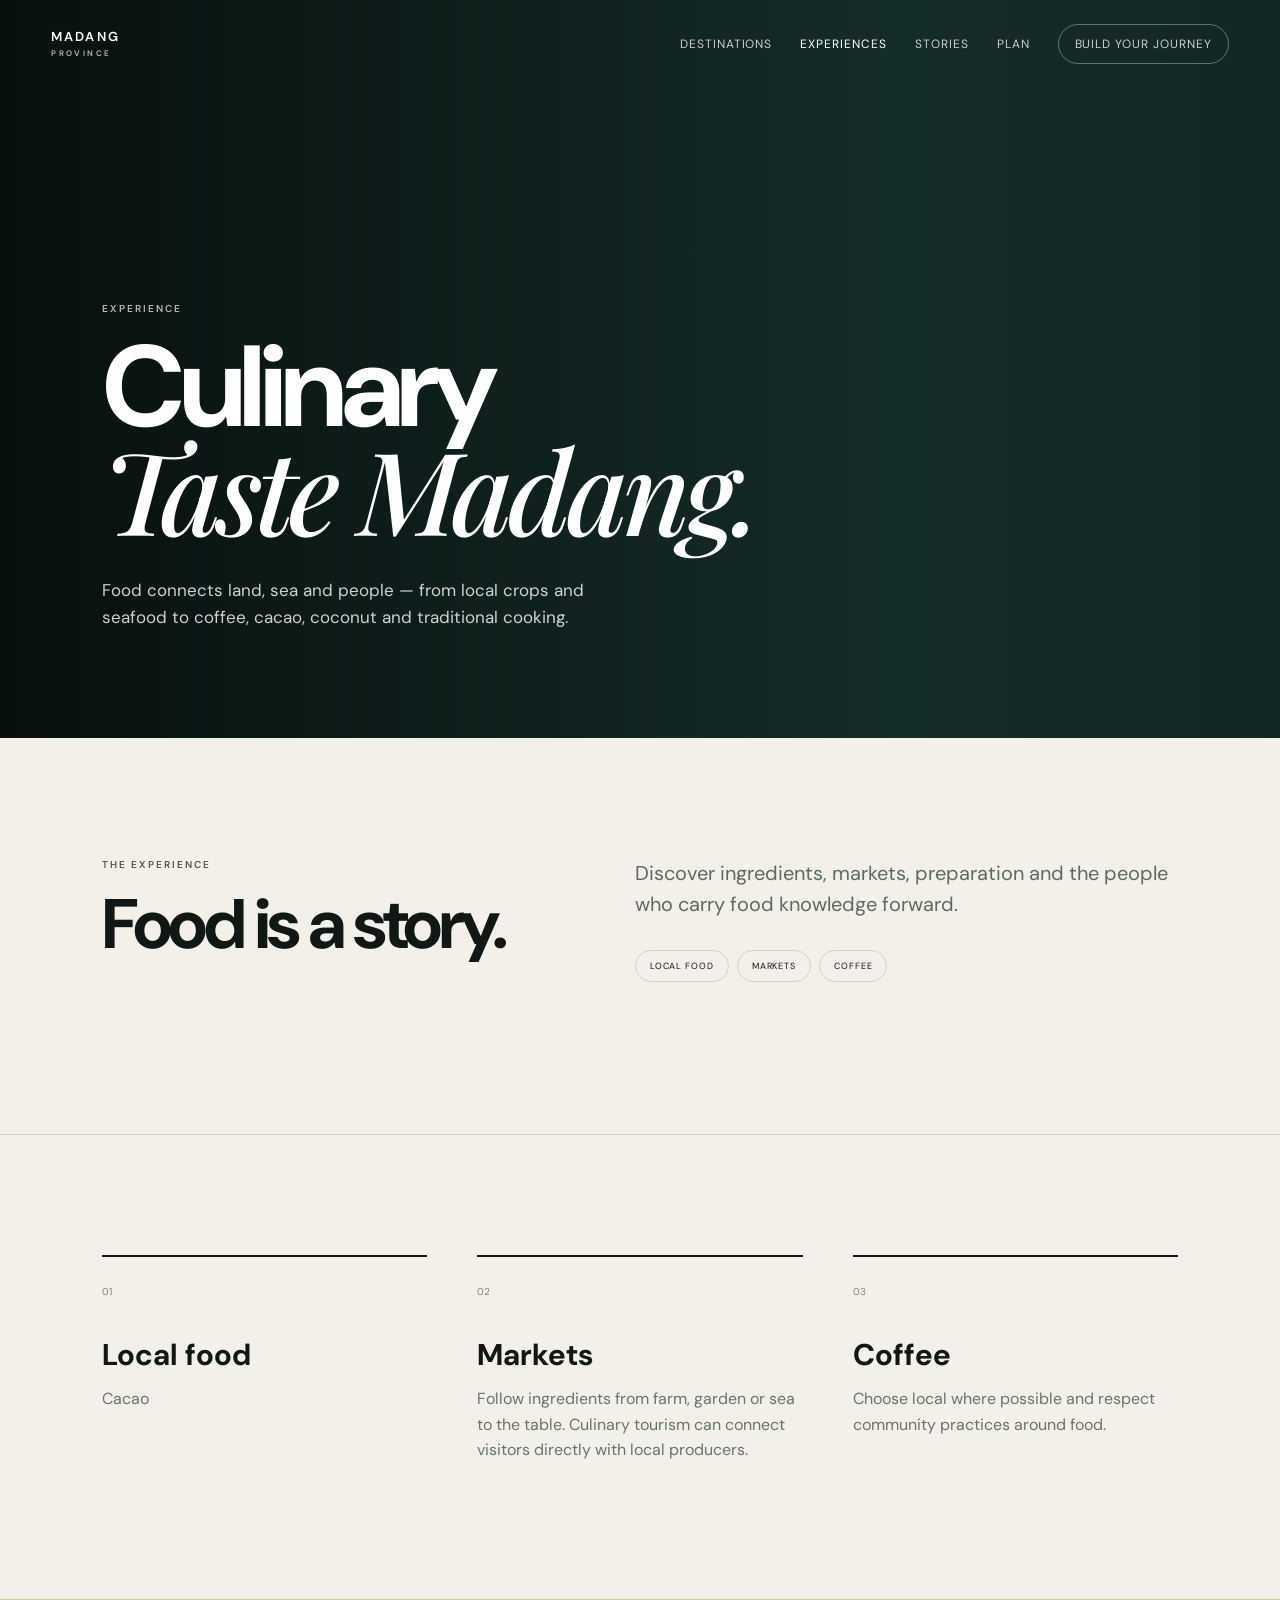
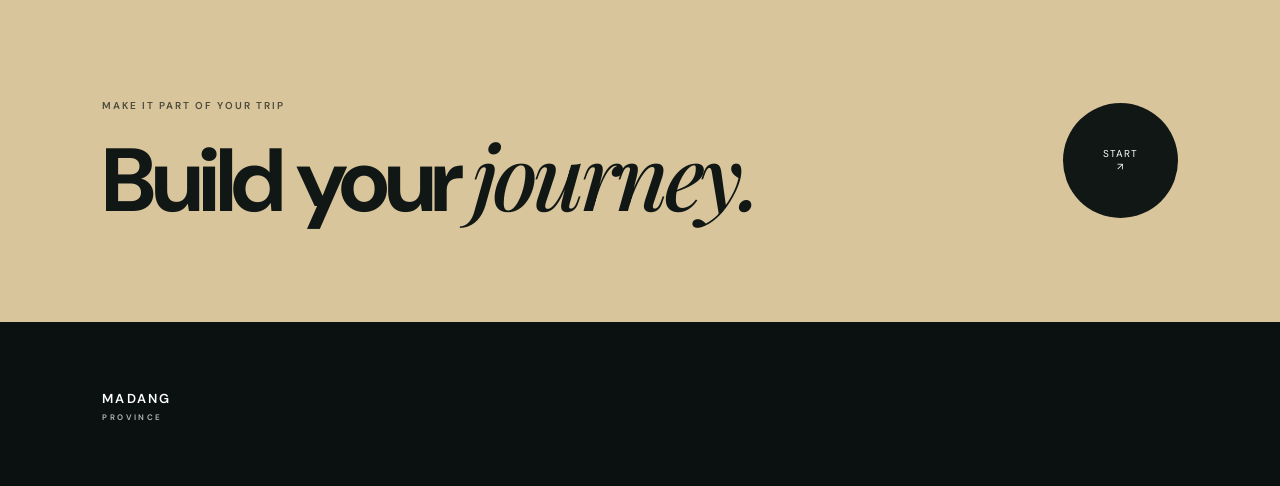
<file: experiences/culinary.html>
<!DOCTYPE html>
<html lang="en"><head><meta charset="UTF-8"><meta name="viewport" content="width=device-width,initial-scale=1.0"><title>Culinary | Discover Madang</title><link rel="stylesheet" href="../css/global.css"></head>
<body><header class="site-header"><a class="brand" href="../index.html">MADANG<span>PROVINCE</span></a><button class="menu-toggle">MENU</button><nav class="nav"><a href="../destinations.html">Destinations</a><a class="active" href="../experiences.html">Experiences</a><a href="../stories.html">Stories</a><a href="../plan.html">Plan</a><a class="nav-cta" href="../journey-builder.html">Build your journey</a></nav></header>
<main><section class="page-hero experience-detail culinary"><div class="hero-overlay"></div><div class="page-hero-content"><p class="eyebrow">EXPERIENCE</p><h1>Culinary<br><em>Taste Madang.</em></h1><p>Food connects land, sea and people — from local crops and seafood to coffee, cacao, coconut and traditional cooking.</p></div></section>
<section class="section detail-intro"><div><p class="eyebrow">THE EXPERIENCE</p><h2>Food is a story.</h2></div><div><p class="lead">Discover ingredients, markets, preparation and the people who carry food knowledge forward.</p><div class="tag-list"><span>Local food</span><span>Markets</span><span>Coffee</span></div></div></section>
<section class="section numbered-content"><article><span>01</span><h3>Local food</h3><p>Cacao</p></article><article><span>02</span><h3>Markets</h3><p>Follow ingredients from farm, garden or sea to the table. Culinary tourism can connect visitors directly with local producers.</p></article><article><span>03</span><h3>Coffee</h3><p>Choose local where possible and respect community practices around food.</p></article></section>
<section class="journey-banner small"><div><p class="eyebrow">MAKE IT PART OF YOUR TRIP</p><h2>Build your <em>journey.</em></h2></div><a class="circle-button" href="../journey-builder.html">START<br>↗</a></section></main><footer class="site-footer"><div><a class="brand" href="../index.html">MADANG<span>PROVINCE</span></a></div></footer><script src="../js/main.js"></script></body></html>
</file>
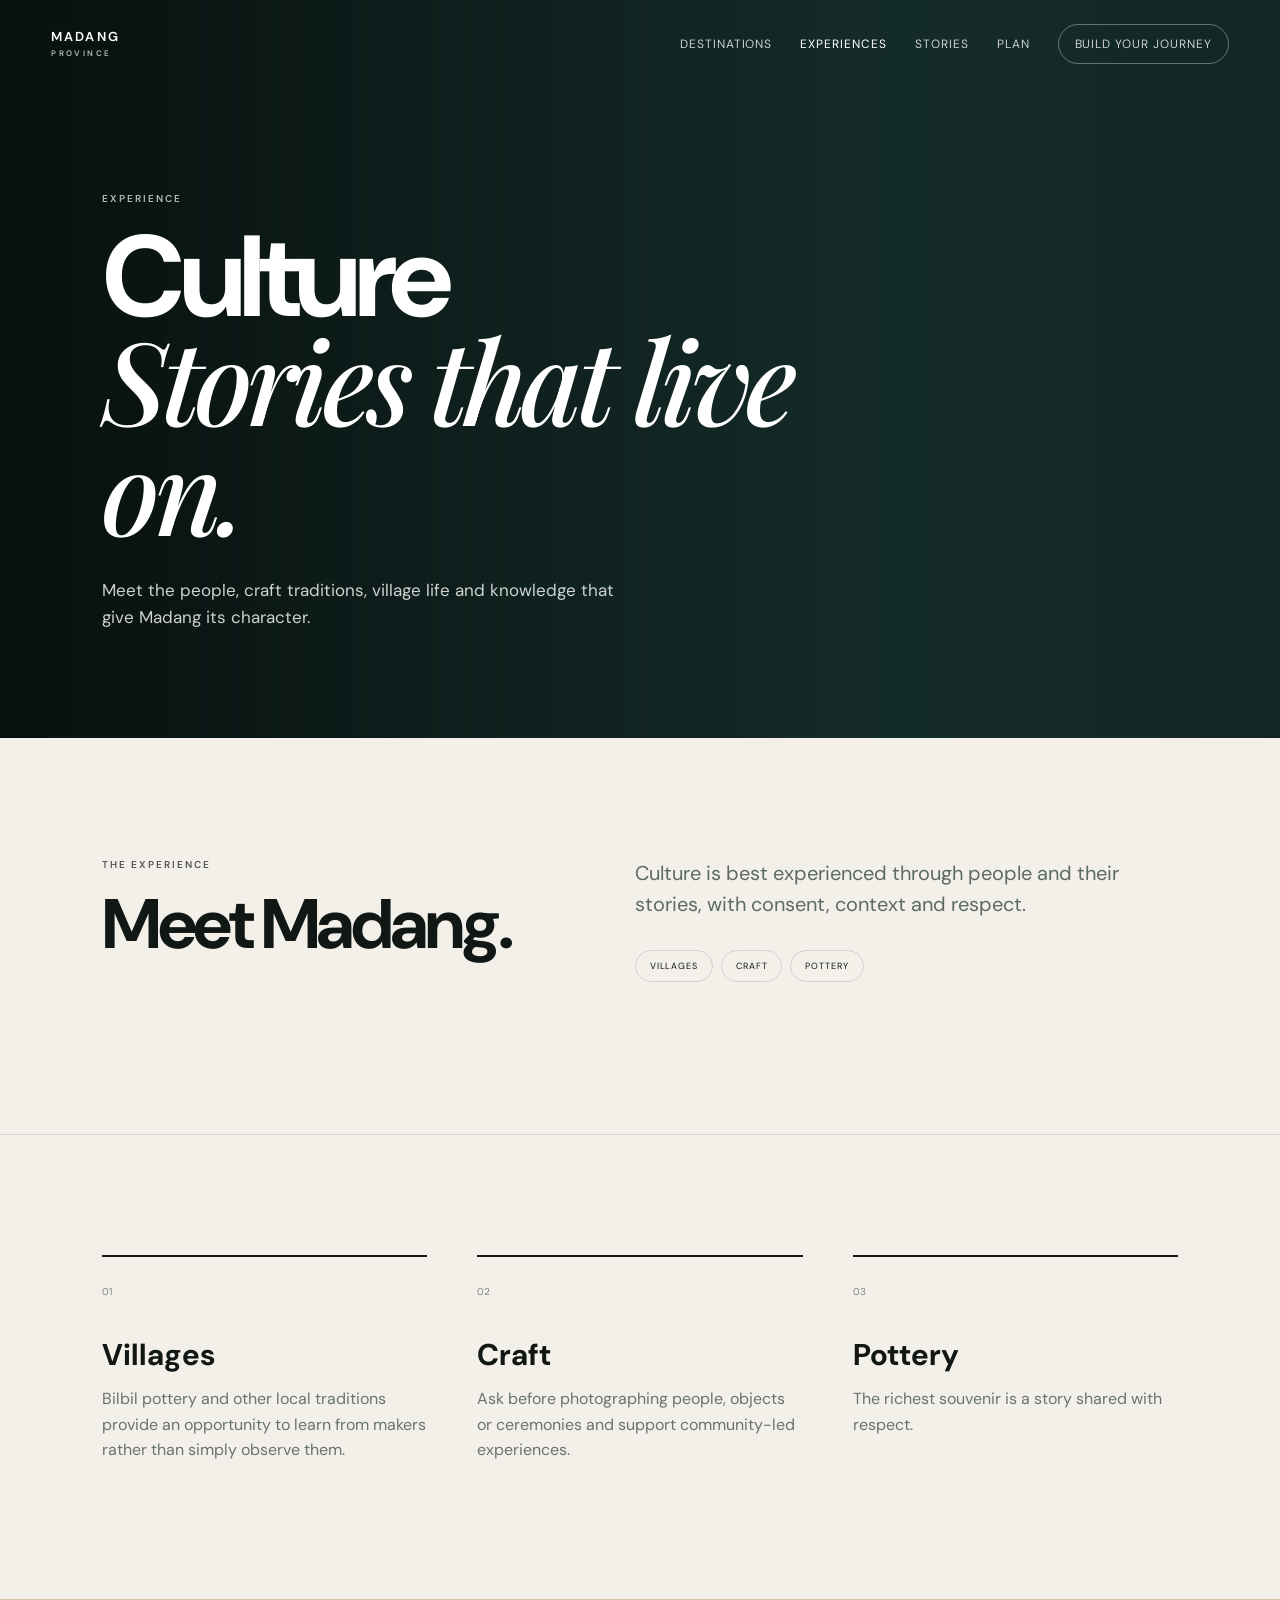
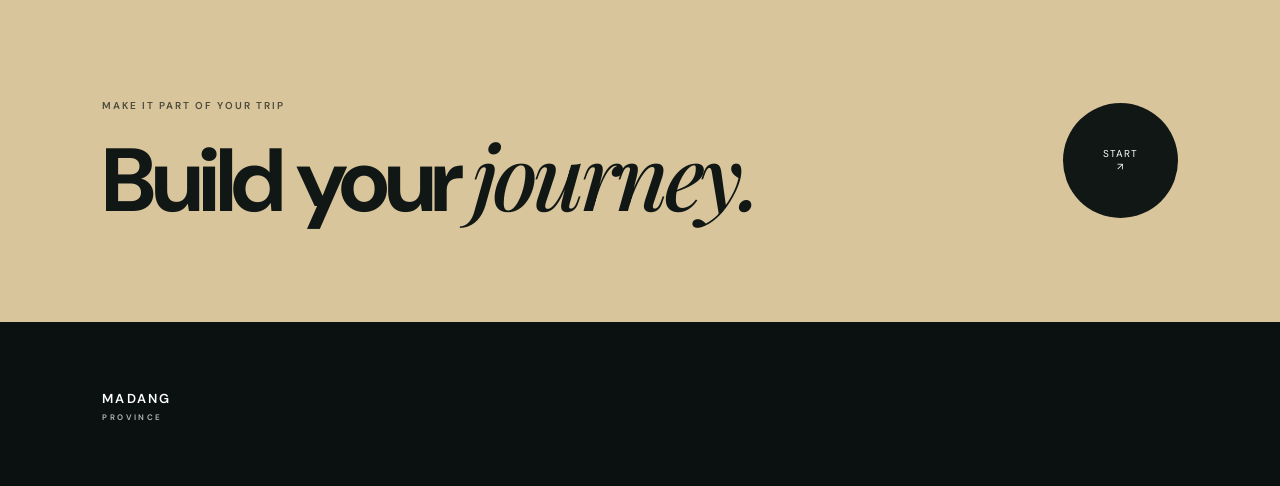
<file: experiences/culture.html>
<!DOCTYPE html>
<html lang="en"><head><meta charset="UTF-8"><meta name="viewport" content="width=device-width,initial-scale=1.0"><title>Culture | Discover Madang</title><link rel="stylesheet" href="../css/global.css"></head>
<body><header class="site-header"><a class="brand" href="../index.html">MADANG<span>PROVINCE</span></a><button class="menu-toggle">MENU</button><nav class="nav"><a href="../destinations.html">Destinations</a><a class="active" href="../experiences.html">Experiences</a><a href="../stories.html">Stories</a><a href="../plan.html">Plan</a><a class="nav-cta" href="../journey-builder.html">Build your journey</a></nav></header>
<main><section class="page-hero experience-detail culture"><div class="hero-overlay"></div><div class="page-hero-content"><p class="eyebrow">EXPERIENCE</p><h1>Culture<br><em>Stories that live on.</em></h1><p>Meet the people, craft traditions, village life and knowledge that give Madang its character.</p></div></section>
<section class="section detail-intro"><div><p class="eyebrow">THE EXPERIENCE</p><h2>Meet Madang.</h2></div><div><p class="lead">Culture is best experienced through people and their stories, with consent, context and respect.</p><div class="tag-list"><span>Villages</span><span>Craft</span><span>Pottery</span></div></div></section>
<section class="section numbered-content"><article><span>01</span><h3>Villages</h3><p>Bilbil pottery and other local traditions provide an opportunity to learn from makers rather than simply observe them.</p></article><article><span>02</span><h3>Craft</h3><p>Ask before photographing people, objects or ceremonies and support community-led experiences.</p></article><article><span>03</span><h3>Pottery</h3><p>The richest souvenir is a story shared with respect.</p></article></section>
<section class="journey-banner small"><div><p class="eyebrow">MAKE IT PART OF YOUR TRIP</p><h2>Build your <em>journey.</em></h2></div><a class="circle-button" href="../journey-builder.html">START<br>↗</a></section></main><footer class="site-footer"><div><a class="brand" href="../index.html">MADANG<span>PROVINCE</span></a></div></footer><script src="../js/main.js"></script></body></html>
</file>
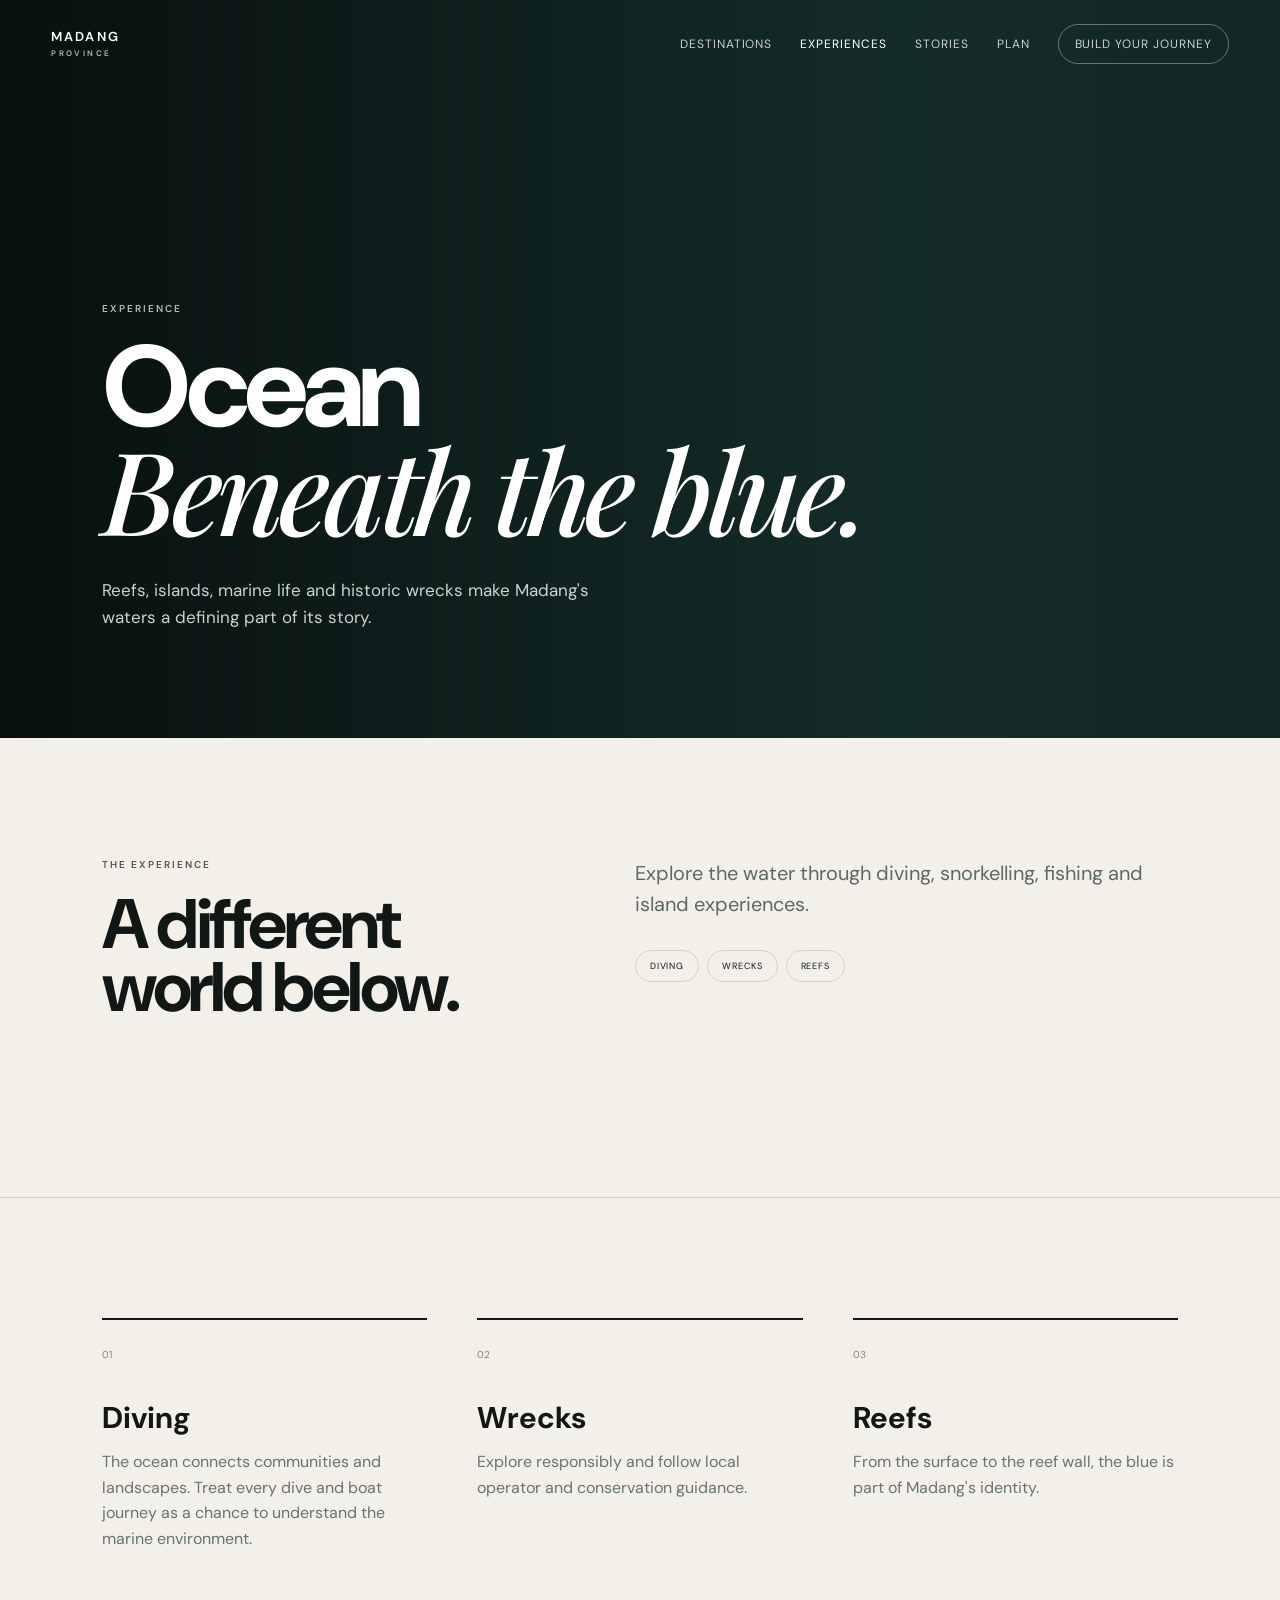
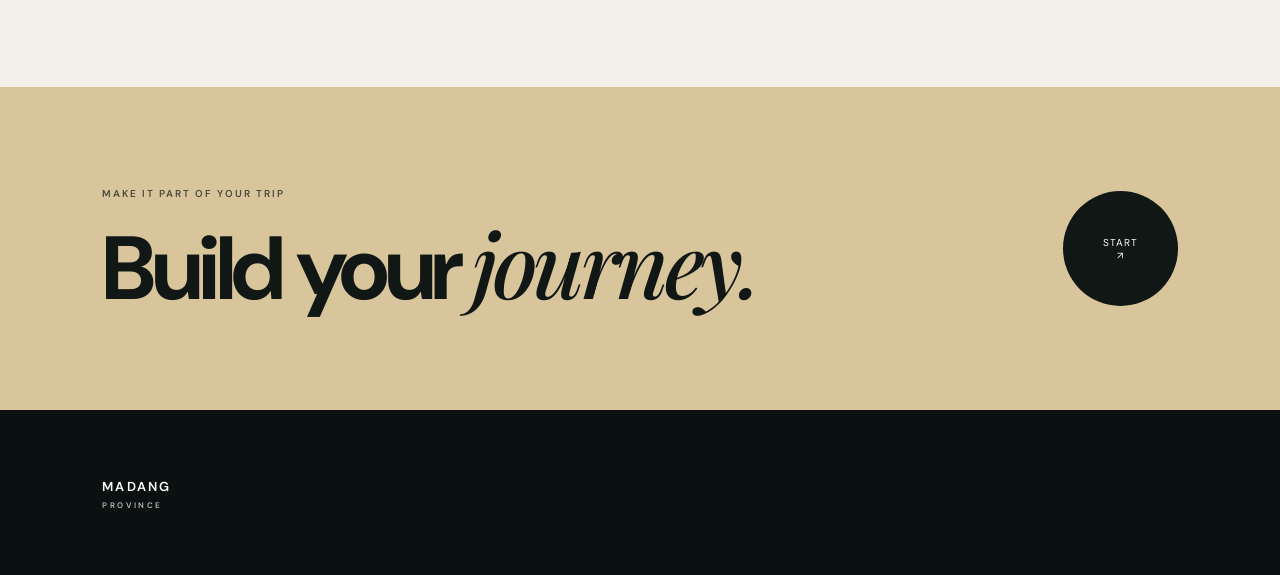
<file: experiences/ocean.html>
<!DOCTYPE html>
<html lang="en"><head><meta charset="UTF-8"><meta name="viewport" content="width=device-width,initial-scale=1.0"><title>Ocean | Discover Madang</title><link rel="stylesheet" href="../css/global.css"></head>
<body><header class="site-header"><a class="brand" href="../index.html">MADANG<span>PROVINCE</span></a><button class="menu-toggle">MENU</button><nav class="nav"><a href="../destinations.html">Destinations</a><a class="active" href="../experiences.html">Experiences</a><a href="../stories.html">Stories</a><a href="../plan.html">Plan</a><a class="nav-cta" href="../journey-builder.html">Build your journey</a></nav></header>
<main><section class="page-hero experience-detail ocean"><div class="hero-overlay"></div><div class="page-hero-content"><p class="eyebrow">EXPERIENCE</p><h1>Ocean<br><em>Beneath the blue.</em></h1><p>Reefs, islands, marine life and historic wrecks make Madang's waters a defining part of its story.</p></div></section>
<section class="section detail-intro"><div><p class="eyebrow">THE EXPERIENCE</p><h2>A different world below.</h2></div><div><p class="lead">Explore the water through diving, snorkelling, fishing and island experiences.</p><div class="tag-list"><span>Diving</span><span>Wrecks</span><span>Reefs</span></div></div></section>
<section class="section numbered-content"><article><span>01</span><h3>Diving</h3><p>The ocean connects communities and landscapes. Treat every dive and boat journey as a chance to understand the marine environment.</p></article><article><span>02</span><h3>Wrecks</h3><p>Explore responsibly and follow local operator and conservation guidance.</p></article><article><span>03</span><h3>Reefs</h3><p>From the surface to the reef wall, the blue is part of Madang's identity.</p></article></section>
<section class="journey-banner small"><div><p class="eyebrow">MAKE IT PART OF YOUR TRIP</p><h2>Build your <em>journey.</em></h2></div><a class="circle-button" href="../journey-builder.html">START<br>↗</a></section></main><footer class="site-footer"><div><a class="brand" href="../index.html">MADANG<span>PROVINCE</span></a></div></footer><script src="../js/main.js"></script></body></html>
</file>
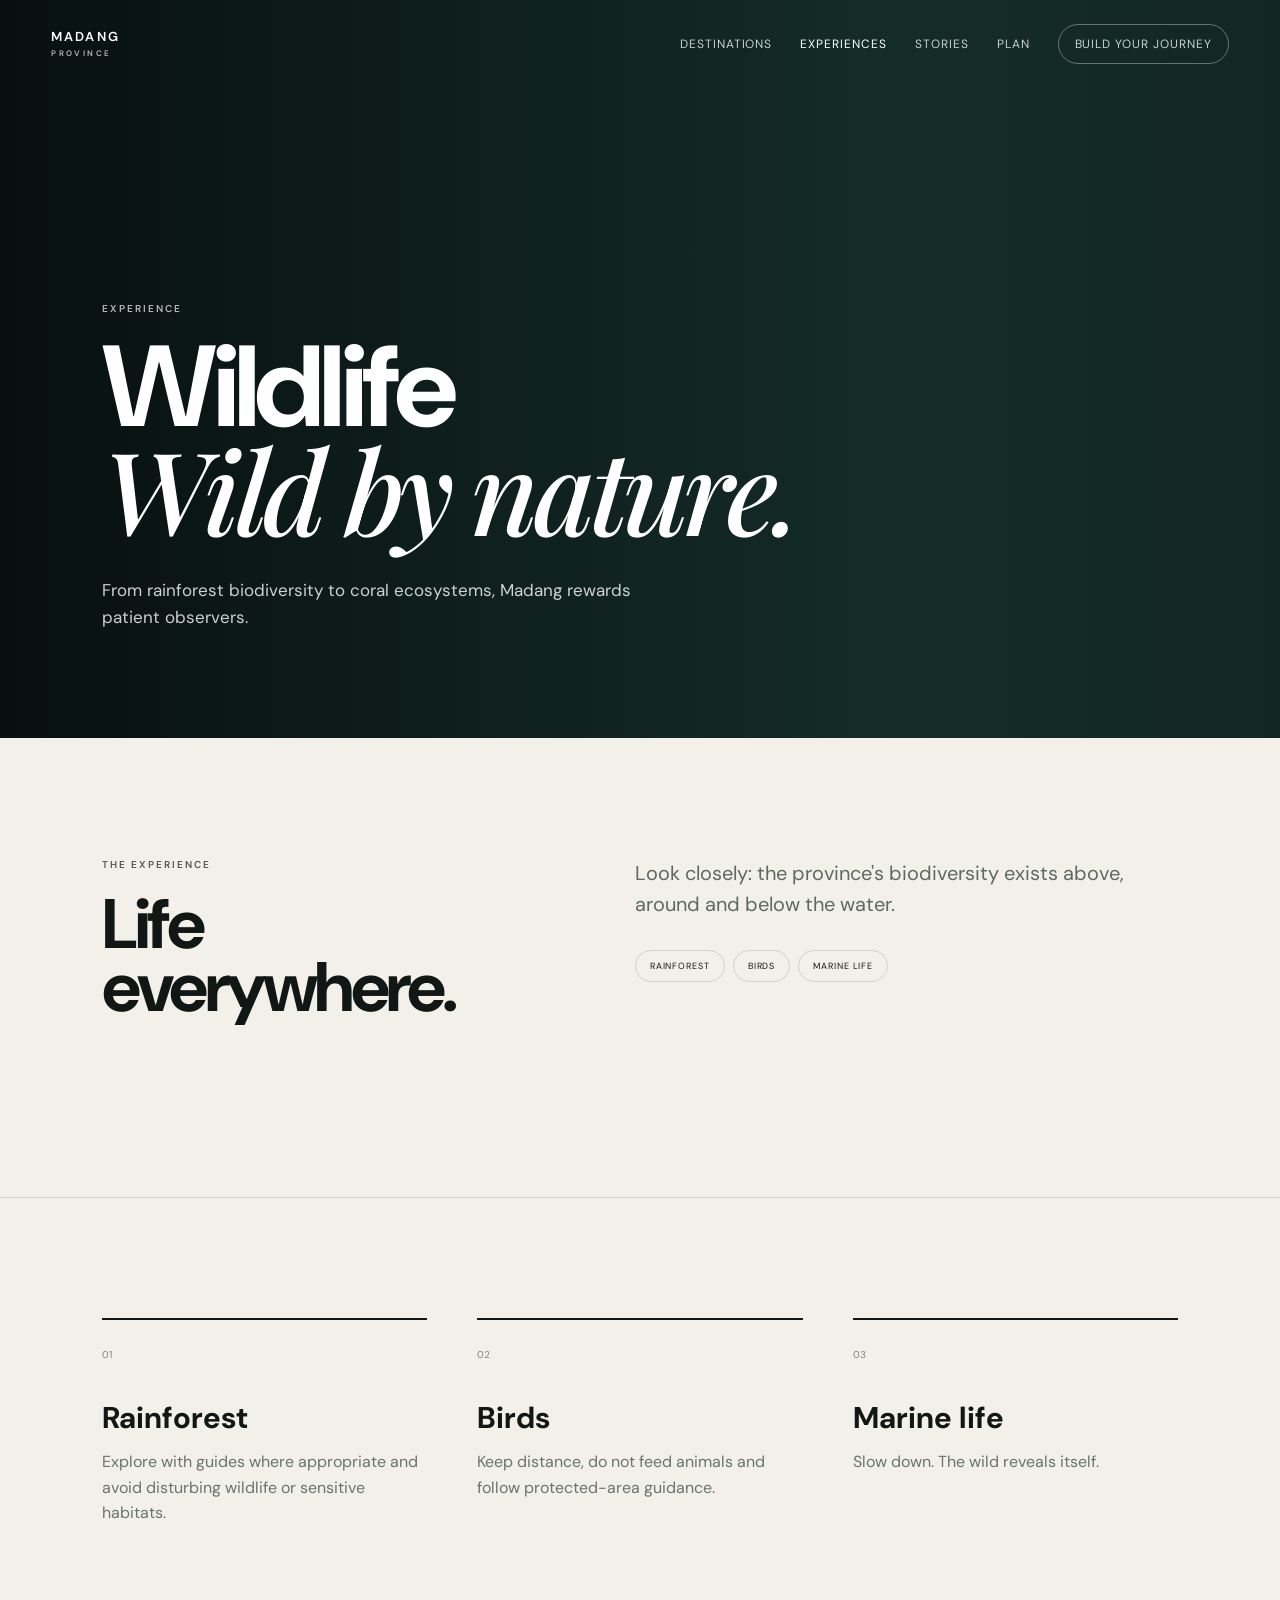
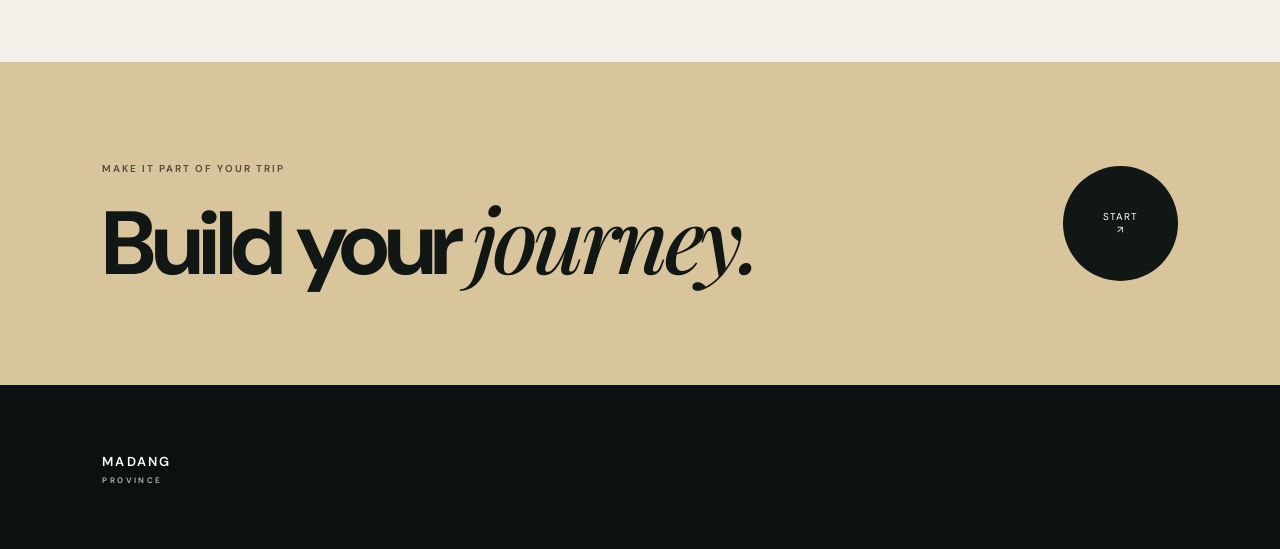
<file: experiences/wildlife.html>
<!DOCTYPE html>
<html lang="en"><head><meta charset="UTF-8"><meta name="viewport" content="width=device-width,initial-scale=1.0"><title>Wildlife | Discover Madang</title><link rel="stylesheet" href="../css/global.css"></head>
<body><header class="site-header"><a class="brand" href="../index.html">MADANG<span>PROVINCE</span></a><button class="menu-toggle">MENU</button><nav class="nav"><a href="../destinations.html">Destinations</a><a class="active" href="../experiences.html">Experiences</a><a href="../stories.html">Stories</a><a href="../plan.html">Plan</a><a class="nav-cta" href="../journey-builder.html">Build your journey</a></nav></header>
<main><section class="page-hero experience-detail wildlife"><div class="hero-overlay"></div><div class="page-hero-content"><p class="eyebrow">EXPERIENCE</p><h1>Wildlife<br><em>Wild by nature.</em></h1><p>From rainforest biodiversity to coral ecosystems, Madang rewards patient observers.</p></div></section>
<section class="section detail-intro"><div><p class="eyebrow">THE EXPERIENCE</p><h2>Life everywhere.</h2></div><div><p class="lead">Look closely: the province's biodiversity exists above, around and below the water.</p><div class="tag-list"><span>Rainforest</span><span>Birds</span><span>Marine life</span></div></div></section>
<section class="section numbered-content"><article><span>01</span><h3>Rainforest</h3><p>Explore with guides where appropriate and avoid disturbing wildlife or sensitive habitats.</p></article><article><span>02</span><h3>Birds</h3><p>Keep distance, do not feed animals and follow protected-area guidance.</p></article><article><span>03</span><h3>Marine life</h3><p>Slow down. The wild reveals itself.</p></article></section>
<section class="journey-banner small"><div><p class="eyebrow">MAKE IT PART OF YOUR TRIP</p><h2>Build your <em>journey.</em></h2></div><a class="circle-button" href="../journey-builder.html">START<br>↗</a></section></main><footer class="site-footer"><div><a class="brand" href="../index.html">MADANG<span>PROVINCE</span></a></div></footer><script src="../js/main.js"></script></body></html>
</file>
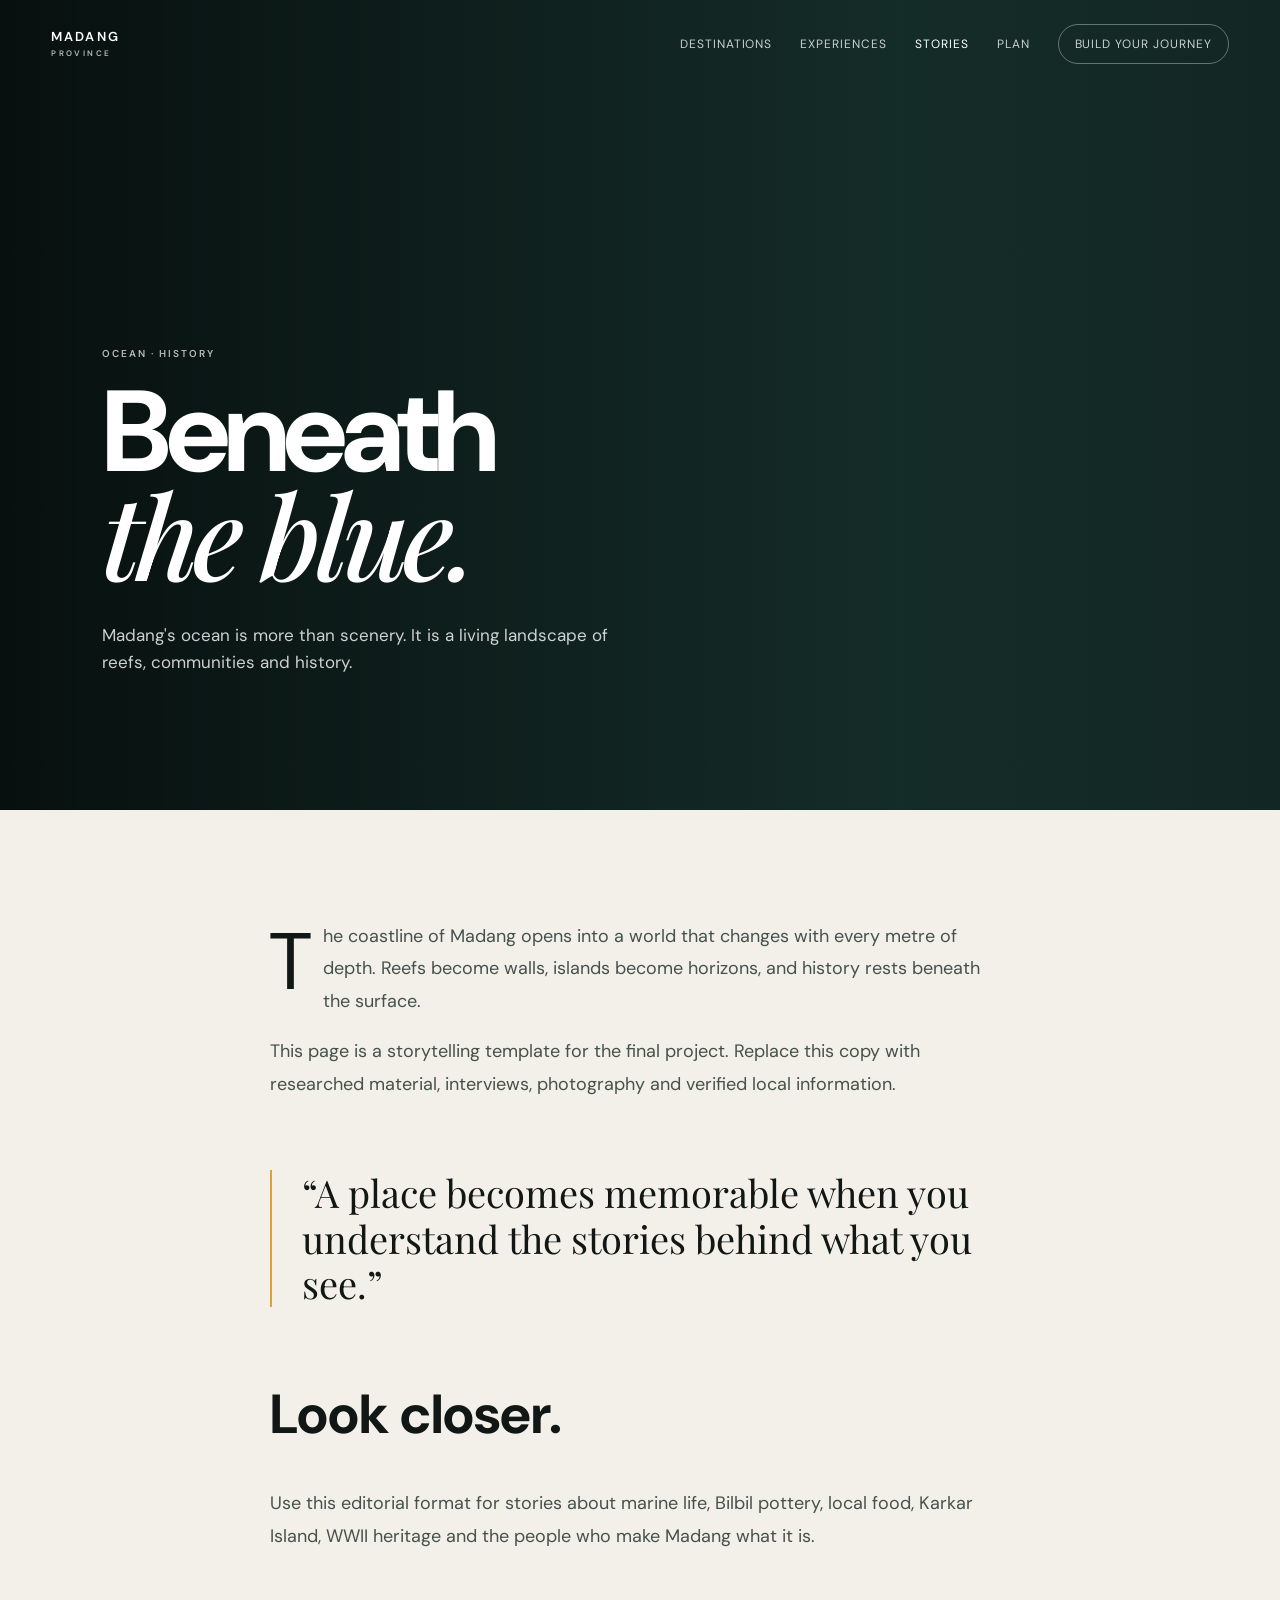
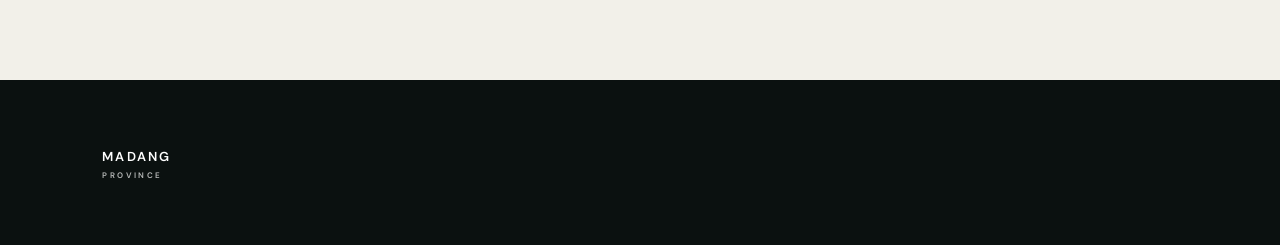
<file: stories/story.html>
<!DOCTYPE html>
<html lang="en"><head><meta charset="UTF-8"><meta name="viewport" content="width=device-width,initial-scale=1.0"><title>Beneath the Blue | Madang Stories</title><link rel="stylesheet" href="../css/global.css"></head>
<body><header class="site-header"><a class="brand" href="../index.html">MADANG<span>PROVINCE</span></a><button class="menu-toggle">MENU</button><nav class="nav"><a href="../destinations.html">Destinations</a><a href="../experiences.html">Experiences</a><a class="active" href="../stories.html">Stories</a><a href="../plan.html">Plan</a><a class="nav-cta" href="../journey-builder.html">Build your journey</a></nav></header>
<main><section class="story-hero"><div class="hero-overlay"></div><div class="story-hero-content"><p class="eyebrow">OCEAN · HISTORY</p><h1>Beneath<br><em>the blue.</em></h1><p>Madang's ocean is more than scenery. It is a living landscape of reefs, communities and history.</p></div></section>
<article class="article"><p class="dropcap">The coastline of Madang opens into a world that changes with every metre of depth. Reefs become walls, islands become horizons, and history rests beneath the surface.</p><p>This page is a storytelling template for the final project. Replace this copy with researched material, interviews, photography and verified local information.</p><blockquote>“A place becomes memorable when you understand the stories behind what you see.”</blockquote><h2>Look closer.</h2><p>Use this editorial format for stories about marine life, Bilbil pottery, local food, Karkar Island, WWII heritage and the people who make Madang what it is.</p></article></main><footer class="site-footer"><div><a class="brand" href="../index.html">MADANG<span>PROVINCE</span></a></div></footer><script src="../js/main.js"></script></body></html>
</file>
<file: css/global.css>
@import url('https://fonts.googleapis.com/css2?family=DM+Sans:wght@400;500;600&family=Playfair+Display:ital,wght@0,500;0,600;1,500;1,600&display=swap');
:root{--ink:#101715;--muted:#71807b;--paper:#f2f0e9;--white:#fff;--line:rgba(16,23,21,.14);--accent:#d8a33d;--dark:#101715}
*{box-sizing:border-box}html{scroll-behavior:smooth}body{margin:0;background:var(--paper);color:var(--ink);font-family:"DM Sans",sans-serif}a{color:inherit;text-decoration:none}button,select{font:inherit}h1,h2,h3,p{margin-top:0}.site-header{position:fixed;z-index:20;top:0;left:0;right:0;display:flex;align-items:center;justify-content:space-between;padding:24px 4vw;color:#fff;mix-blend-mode:normal}.brand{font-weight:600;letter-spacing:.16em;font-size:13px;line-height:1.1}.brand span{display:block;font-size:8px;letter-spacing:.3em;opacity:.7;margin-top:5px}.nav{display:flex;gap:28px;align-items:center;font-size:12px;text-transform:uppercase;letter-spacing:.08em}.nav a{opacity:.78}.nav a:hover,.nav .active{opacity:1}.nav-cta{border:1px solid rgba(255,255,255,.45);padding:11px 16px;border-radius:100px}.menu-toggle{display:none;background:none;border:0;color:#fff}.hero,.page-hero,.story-hero{position:relative;min-height:100vh;overflow:hidden;background:#17322e}.hero-media,.page-hero:before,.story-hero:before,.experience-detail:before{content:"";position:absolute;inset:0;background-size:cover;background-position:center;filter:saturate(.9)}.hero-media{background-image:url("https://images.unsplash.com/photo-1507525428034-b723cf961d3e?auto=format&fit=crop&w=2200&q=85")}.destinations-hero:before{background-image:url("https://images.unsplash.com/photo-1500530855697-b586d89ba3ee?auto=format&fit=crop&w=2200&q=85")}.experiences-hero:before{background-image:url("https://images.unsplash.com/photo-1516690561799-46d8f74f9abf?auto=format&fit=crop&w=2200&q=85")}.stories-hero:before{background-image:url("https://images.unsplash.com/photo-1469474968028-56623f02e42e?auto=format&fit=crop&w=2200&q=85")}.plan-hero:before{background-image:url("https://images.unsplash.com/photo-1501785888041-af3ef285b470?auto=format&fit=crop&w=2200&q=85")}.destination-detail-hero:before{background-image:url("https://images.unsplash.com/photo-1544550285-f813152fb2fd?auto=format&fit=crop&w=2200&q=85")}.adventure:before{background-image:url("https://images.unsplash.com/photo-1464822759023-fed622ff2c3b?auto=format&fit=crop&w=1600&q=80")}.ocean:before,.ocean-tile:before{background-image:url("https://images.unsplash.com/photo-1544551763-46a013bb70d5?auto=format&fit=crop&w=1600&q=80")}.culture:before,.culture-tile:before{background-image:url("https://images.unsplash.com/photo-1539650116574-75c0c6d73f6e?auto=format&fit=crop&w=1600&q=80")}.wildlife:before{background-image:url("https://images.unsplash.com/photo-1516026672322-bc52d61a55d5?auto=format&fit=crop&w=1600&q=80")}.culinary:before,.culinary-tile:before{background-image:url("https://images.unsplash.com/photo-1547592180-85f173990554?auto=format&fit=crop&w=1600&q=80")}.hero-overlay{position:absolute;inset:0;background:linear-gradient(90deg,rgba(0,0,0,.68),rgba(0,0,0,.12) 70%,rgba(0,0,0,.22))}.hero-content,.page-hero-content,.story-hero-content{position:absolute;z-index:2;left:8vw;bottom:13vh;color:#fff;max-width:780px}.eyebrow{font-size:10px;letter-spacing:.2em;text-transform:uppercase;font-weight:600;opacity:.7;margin-bottom:22px}.hero h1,.page-hero h1,.story-hero h1{font-size:clamp(56px,9vw,145px);line-height:.88;letter-spacing:-.05em;margin-bottom:28px}.hero h1 em,.page-hero h1 em,.story-hero h1 em,h1 em,h2 em{font-family:"Playfair Display",serif;font-weight:500}.hero-copy,.page-hero-content>p:last-child,.story-hero-content>p:last-child{font-size:17px;line-height:1.6;max-width:530px;color:rgba(255,255,255,.8)}.button{display:inline-flex;border:0;background:var(--ink);color:#fff;padding:16px 22px;border-radius:100px;text-transform:uppercase;letter-spacing:.1em;font-size:11px;margin-top:20px;cursor:pointer}.button-light{background:#fff;color:#101715}.scroll-cue{position:absolute;z-index:2;bottom:30px;right:4vw;color:#fff;font-size:9px;letter-spacing:.15em}.scroll-cue span{margin-left:12px}.section{padding:120px 8vw}.intro{display:grid;grid-template-columns:80px 1fr 1fr;gap:40px;align-items:start}.section-number{font-size:11px;opacity:.45}.intro h2,.section-head h2{font-size:clamp(50px,7vw,100px);line-height:.9;letter-spacing:-.05em}.lead{font-size:20px;line-height:1.55;color:#5d6965;max-width:620px}.feature-grid{display:grid;grid-template-columns:1.15fr .85fr;gap:18px;padding-top:0}.feature-card{min-height:520px;position:relative;overflow:hidden;color:#fff}.feature-card.tall{grid-row:span 2;min-height:1058px}.card-image,.story-image{position:absolute;inset:0;background-size:cover;background-position:center;transition:transform .8s}.feature-card:hover .card-image,.story-card:hover .story-image{transform:scale(1.05)}.card-image:after{content:"";position:absolute;inset:0;background:linear-gradient(0deg,rgba(0,0,0,.65),transparent 60%)}.card-content{position:absolute;z-index:2;left:36px;right:36px;bottom:34px}.card-content p,.story-card p{font-size:10px;letter-spacing:.15em;text-transform:uppercase;opacity:.75}.card-content h3{font-size:clamp(36px,4vw,65px);line-height:.9;letter-spacing:-.04em;margin:12px 0 25px}.card-content span,.story-card span{font-size:11px;text-transform:uppercase;letter-spacing:.1em}.ocean{background-image:url("https://images.unsplash.com/photo-1469474968028-56623f02e42e?auto=format&fit=crop&w=1400&q=80")}.culture{background-image:url("https://images.unsplash.com/photo-1516026672322-bc52d61a55d5?auto=format&fit=crop&w=1400&q=80")}.culinary{background-image:url("https://images.unsplash.com/photo-1504674900247-0877df9cc836?auto=format&fit=crop&w=1400&q=80")}.dark{background:var(--dark);color:#fff}.split-section{display:grid;grid-template-columns:1fr 1fr;min-height:700px;padding:8vw}.split-copy{align-self:center}.split-copy h2{font-size:clamp(55px,7vw,100px);line-height:.9;letter-spacing:-.05em}.split-copy>p{max-width:430px;color:#a8b2ae;line-height:1.6}.text-link{display:inline-flex;gap:22px;text-transform:uppercase;font-size:10px;letter-spacing:.12em;border-bottom:1px solid currentColor;padding-bottom:10px;margin-top:20px}.map-art{position:relative;min-height:500px;border:1px solid rgba(255,255,255,.14);border-radius:50% 45% 55% 40%;transform:rotate(-7deg);background:radial-gradient(circle at 40% 45%,rgba(216,163,61,.25),transparent 35%),linear-gradient(135deg,#183f3a,#102825);overflow:hidden}.map-art:before{content:"";position:absolute;inset:13%;border:1px dashed rgba(255,255,255,.18);border-radius:50% 35% 55% 45%}.map-pin{position:absolute;background:none;color:#fff;border:0;font-size:9px;letter-spacing:.12em}.pin-madang{top:45%;left:47%}.pin-bilbil{top:55%;left:35%}.pin-karkar{top:25%;left:65%}.pin-raicoast{bottom:23%;right:18%}.map-line{position:absolute;height:1px;background:rgba(216,163,61,.5);transform-origin:left}.line-a{width:260px;left:35%;top:50%;transform:rotate(-35deg)}.line-b{width:200px;left:47%;top:46%;transform:rotate(60deg)}.stories-preview{padding-bottom:150px}.section-head{display:flex;justify-content:space-between;align-items:end;margin-bottom:60px}.story-grid,.story-archive{display:grid;grid-template-columns:2fr 1fr;gap:45px 18px}.story-card{display:block}.story-image{position:relative;height:390px;margin-bottom:20px}.story-card.large .story-image{height:600px}.story-card h3{font-size:34px;letter-spacing:-.03em;margin:5px 0}.story-reef{background-image:url("https://images.unsplash.com/photo-1544551763-46a013bb70d5?auto=format&fit=crop&w=1400&q=80")}.story-pottery{background-image:url("https://images.unsplash.com/photo-1565193566173-7a0ee3dbe261?auto=format&fit=crop&w=1000&q=80")}.story-market{background-image:url("https://images.unsplash.com/photo-1488459716781-31db52582fe9?auto=format&fit=crop&w=1000&q=80")}.story-volcano{background-image:url("https://images.unsplash.com/photo-1500534314209-a25ddb2bd429?auto=format&fit=crop&w=1000&q=80")}.journey-banner{background:#d9c59b;padding:100px 8vw;display:flex;justify-content:space-between;align-items:center}.journey-banner h2{font-size:clamp(50px,7vw,95px);line-height:.9;letter-spacing:-.05em;margin:0}.circle-button{width:115px;height:115px;border-radius:50%;display:grid;place-content:center;text-align:center;background:var(--ink);color:#fff;font-size:10px;letter-spacing:.1em}.site-footer{background:#0b1110;color:#fff;padding:65px 8vw;display:grid;grid-template-columns:1fr 1fr auto;gap:30px;align-items:start}.site-footer p{color:#89938f;font-size:12px;margin-top:20px}.footer-links{display:flex;flex-direction:column;gap:13px;font-size:12px;color:#c4cbc8}.site-footer small{color:#65706c;font-size:9px;text-transform:uppercase;letter-spacing:.1em}.page-hero{min-height:78vh}.page-hero-content{bottom:10vh}.destination-list{border-top:1px solid var(--line)}.destination-row{display:grid;grid-template-columns:60px 1fr 40px;align-items:center;border-bottom:1px solid var(--line);padding:35px 0;transition:padding .3s}.destination-row:hover{padding-left:20px;padding-right:20px;background:#e8e5dc}.destination-row span{font-size:10px;opacity:.5}.destination-row h3{font-size:42px;letter-spacing:-.04em;margin:0 0 5px}.destination-row p{margin:0;color:#68736f;font-size:12px}.destination-row b{font-size:22px;font-weight:400}.map-full{padding:100px 8vw;display:grid;grid-template-columns:1fr 1fr;gap:60px;align-items:center}.map-full h2{font-size:70px;line-height:.9;letter-spacing:-.05em}.map-full p{max-width:500px;color:#aab3b0;line-height:1.6}.map-art.big{min-height:550px}.map-art.big span{position:absolute;top:50%;left:50%;transform:translate(-50%,-50%) rotate(7deg);letter-spacing:.2em;font-size:13px}.detail-intro{display:grid;grid-template-columns:1fr 1.2fr;gap:80px}.detail-intro h2{font-size:70px;line-height:.9;letter-spacing:-.05em}.tag-list{display:flex;gap:8px;flex-wrap:wrap;margin-top:30px}.tag-list span{border:1px solid var(--line);border-radius:100px;padding:9px 14px;font-size:9px;text-transform:uppercase;letter-spacing:.1em}.image-band{height:70vh;background:url("https://images.unsplash.com/photo-1500534623283-312aade485b7?auto=format&fit=crop&w=2200&q=85") center/cover}.split-info{display:grid;grid-template-columns:1fr 1fr;gap:60px}.split-info h2{font-size:80px;line-height:.9;letter-spacing:-.05em}.link-stack{display:flex;flex-direction:column}.link-stack a{display:flex;justify-content:space-between;border-bottom:1px solid var(--line);padding:22px 0;text-transform:uppercase;font-size:11px;letter-spacing:.12em}.experience-grid{display:grid;grid-template-columns:repeat(2,1fr);gap:18px}.experience-tile{position:relative;min-height:520px;overflow:hidden;color:#fff;padding:38px;display:flex;flex-direction:column;justify-content:space-between}.experience-tile:before{content:"";position:absolute;inset:0;background-size:cover;background-position:center;z-index:0;transition:transform .8s}.experience-tile:hover:before{transform:scale(1.06)}.experience-tile:after{content:"";position:absolute;inset:0;background:linear-gradient(0deg,rgba(0,0,0,.7),rgba(0,0,0,.05))}.experience-tile>*{position:relative;z-index:2}.experience-tile p{font-size:10px;opacity:.7}.experience-tile h2{font-size:70px;line-height:.9;letter-spacing:-.05em;margin:auto 0 10px}.experience-tile span{font-size:10px;letter-spacing:.12em;text-transform:uppercase}.experience-detail{min-height:82vh}.numbered-content{display:grid;grid-template-columns:repeat(3,1fr);gap:50px;border-top:1px solid var(--line)}.numbered-content article{border-top:2px solid var(--ink);padding-top:22px}.numbered-content span{font-size:10px;opacity:.5}.numbered-content h3{font-size:30px;margin:35px 0 12px}.numbered-content p{color:#69736f;line-height:1.6}.stories-hero+.section{}.story-hero{min-height:90vh}.article{max-width:800px;margin:auto;padding:110px 30px;font-size:18px;line-height:1.8;color:#46514d}.article .dropcap:first-letter{font-size:80px;float:left;line-height:.8;padding:10px 12px 0 0;color:var(--ink)}.article h2{font-size:55px;line-height:1;margin-top:80px;color:var(--ink)}blockquote{font-family:"Playfair Display",serif;font-size:38px;line-height:1.2;color:var(--ink);border-left:2px solid var(--accent);padding-left:30px;margin:70px 0}.plan-grid{display:grid;grid-template-columns:repeat(2,1fr);padding-top:100px}.plan-grid a{padding:45px;border:1px solid var(--line);min-height:260px}.plan-grid a:hover{background:#e6e2d7}.plan-grid span{font-size:10px;opacity:.5}.plan-grid h3{font-size:38px;margin:55px 0 10px}.plan-grid p{color:#6c7772}.practical{padding:120px 8vw;display:grid;grid-template-columns:1fr 1fr;gap:100px}.practical h2{font-size:65px;line-height:.9;letter-spacing:-.04em}.accordion button{width:100%;background:none;color:#fff;border:0;border-top:1px solid #3b4642;padding:22px 0;text-align:left;display:flex;justify-content:space-between;cursor:pointer}.accordion div{display:none;color:#9ca8a3;line-height:1.6;padding:0 0 20px;font-size:13px}.builder{min-height:90vh;padding:160px 8vw 100px;display:grid;grid-template-columns:1fr 1fr;gap:100px;align-items:center;background:#ded6c2}.builder h1{font-size:clamp(60px,8vw,115px);line-height:.88;letter-spacing:-.05em}.builder-intro>p:last-child{max-width:500px;color:#5f6964;line-height:1.6}.journey-form{background:#f4f1e8;padding:45px}.journey-form label,.journey-form legend{font-size:10px;text-transform:uppercase;letter-spacing:.13em}.journey-form select{display:block;width:100%;margin:15px 0 35px;padding:15px;border:1px solid var(--line);background:transparent}.journey-form fieldset{border:0;padding:0;display:grid;grid-template-columns:1fr 1fr;gap:13px;margin-bottom:30px}.journey-form fieldset label{text-transform:none;letter-spacing:0;font-size:13px}.journey-form input{margin-right:8px}.itinerary{padding:100px 8vw}.itinerary h2{font-size:65px;line-height:.9;letter-spacing:-.04em}.day-card{display:grid;grid-template-columns:100px 1fr;gap:20px;border-top:1px solid var(--line);padding:25px 0}.day-card b{font-size:10px;text-transform:uppercase;letter-spacing:.1em}.day-card h3{margin:0;font-size:26px}.day-card p{color:#68736f;margin:5px 0 0}.hidden{display:none}.simple-page{min-height:80vh;padding:180px 8vw}.simple-page h1{font-size:120px;line-height:.85;letter-spacing:-.05em}.simple-page p:last-child{max-width:550px;color:#68736f;line-height:1.7}
@media(max-width:800px){.nav{display:none;position:absolute;top:70px;left:0;right:0;background:#101715;padding:25px;flex-direction:column;align-items:flex-start}.nav.open{display:flex}.menu-toggle{display:block}.intro,.split-section,.map-full,.detail-intro,.split-info,.practical,.builder{grid-template-columns:1fr}.feature-grid,.experience-grid,.story-grid,.story-archive,.plan-grid{grid-template-columns:1fr}.feature-card.tall{min-height:600px}.feature-card{min-height:400px}.section{padding:80px 6vw}.hero-content,.page-hero-content,.story-hero-content{left:6vw;right:6vw;bottom:10vh}.hero h1,.page-hero h1,.story-hero h1{font-size:58px}.section-head{display:block}.map-art{min-height:380px}.numbered-content{grid-template-columns:1fr}.site-footer{grid-template-columns:1fr}.builder{padding:130px 6vw 70px}.simple-page h1{font-size:70px}.destination-row h3{font-size:30px}.image-band{height:45vh}}
</file>
